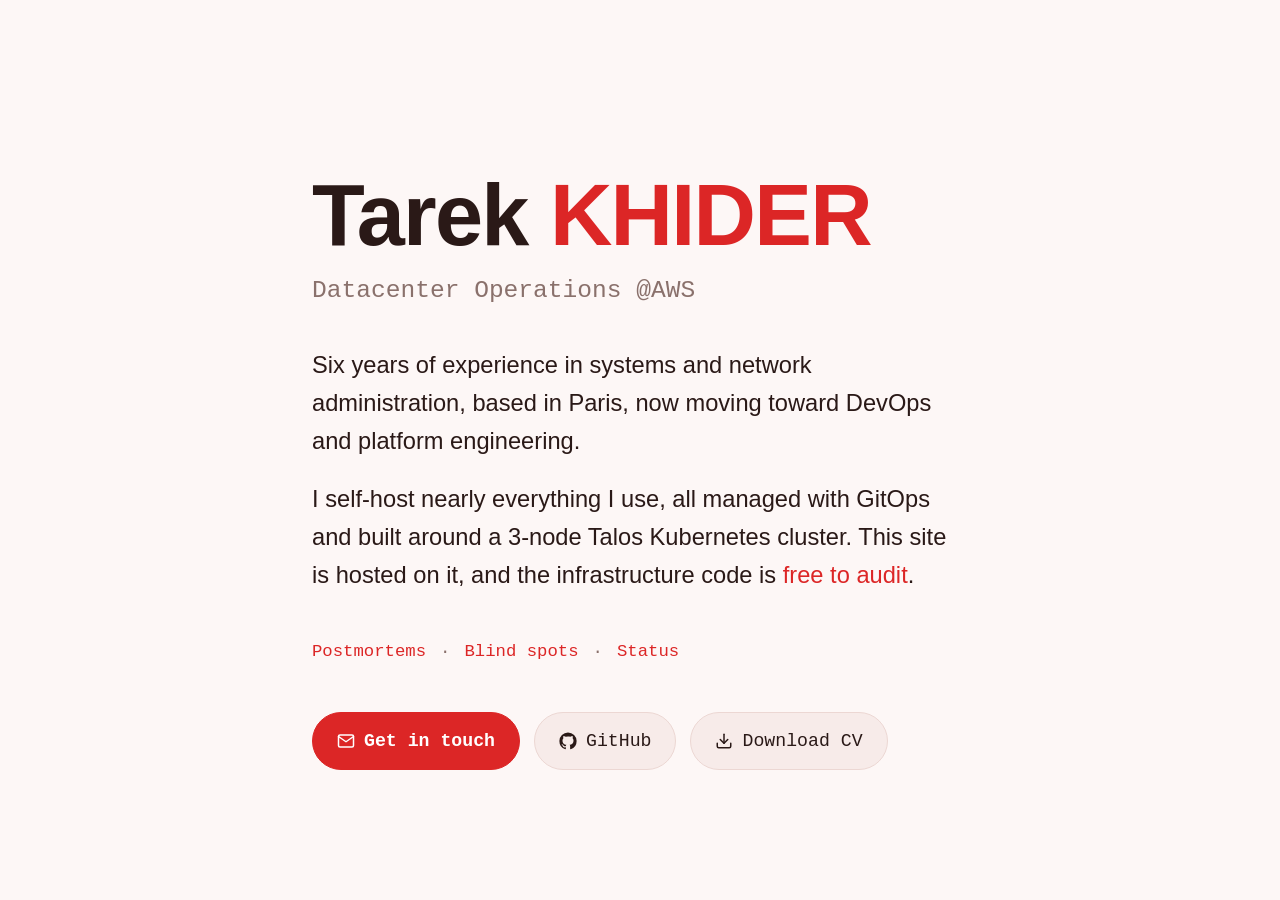
<file: index.html>
<!DOCTYPE html>
<html lang="en">
<head>
  <meta charset="UTF-8" />
  <meta name="viewport" content="width=device-width, initial-scale=1.0" />
  <title>Tarek KHIDER</title>
  <meta name="description" content="Tarek Khider, datacenter operations in Paris, currently at AWS, moving toward DevOps and platform engineering. Personal site, self-hosted on a GitOps home lab." />
  <meta name="author" content="Tarek Khider" />

  <!-- Open Graph -->
  <meta property="og:title" content="Tarek Khider | Datacenter Operations" />
  <meta property="og:description" content="Datacenter operations in Paris, currently at AWS, moving toward DevOps and platform engineering. I self-host nearly everything I use, managed with GitOps, and write up what breaks in postmortems." />
  <meta property="og:type" content="website" />

  <link rel="icon" href="data:image/svg+xml,<svg xmlns=%22http://www.w3.org/2000/svg%22 viewBox=%220 0 100 100%22><text y=%22.9em%22 font-size=%2290%22>%E2%9C%A6</text></svg>" />
  <link rel="stylesheet" href="assets/css/style.css?v=15" />
</head>
<body>
  <input type="checkbox" id="cv-toggle" class="cv-check" hidden />

  <main class="hero">
    <h1>Tarek <span class="surname">KHIDER</span></h1>
    <p class="role">Datacenter Operations @AWS</p>

    <p class="bio">Six years of experience in systems and network administration, based in Paris, now moving toward DevOps and platform engineering.</p>

    <p class="bio">I self-host nearly everything I use, all managed with GitOps and built around a 3-node
      Talos Kubernetes cluster. This site is hosted on it, and the infrastructure code is
      <a href="https://github.com/tkhider/homelab-infra" target="_blank" rel="noopener noreferrer">free to audit</a>.</p>

    <nav class="page-links" aria-label="Site pages">
      <a href="/postmortems/">Postmortems</a>
      <span class="sep" aria-hidden="true">&middot;</span>
      <a href="/blind-spots/">Blind spots</a>
      <span class="sep" aria-hidden="true">&middot;</span>
      <a href="https://stats.khider.fr" target="_blank" rel="noopener noreferrer">Status</a>
    </nav>

    <div class="actions">
      <a class="btn btn-primary" href="mailto:t.khider@outlook.fr">
        <svg class="btn-icon" viewBox="0 0 24 24" fill="none" stroke="currentColor" stroke-width="2" stroke-linecap="round" stroke-linejoin="round" aria-hidden="true">
          <rect x="2" y="4" width="20" height="16" rx="2"/>
          <path d="m22 6-10 7L2 6"/>
        </svg>
        Get in touch
      </a>
      <a class="btn btn-ghost" href="https://github.com/tkhider" target="_blank" rel="noopener noreferrer">
        <svg class="btn-icon" viewBox="0 0 24 24" fill="currentColor" aria-hidden="true">
          <path d="M12 .5A11.5 11.5 0 0 0 .5 12a11.5 11.5 0 0 0 7.86 10.92c.575.106.785-.25.785-.555 0-.274-.01-1-.015-1.965-3.196.695-3.87-1.54-3.87-1.54-.523-1.33-1.277-1.685-1.277-1.685-1.044-.713.08-.698.08-.698 1.154.08 1.76 1.185 1.76 1.185 1.026 1.758 2.693 1.25 3.35.955.103-.743.4-1.25.728-1.538-2.552-.29-5.235-1.276-5.235-5.677 0-1.254.448-2.28 1.183-3.084-.119-.29-.513-1.46.112-3.043 0 0 .965-.31 3.163 1.178a10.98 10.98 0 0 1 2.88-.388c.977.004 1.96.132 2.88.388 2.196-1.488 3.16-1.178 3.16-1.178.626 1.583.232 2.753.114 3.043.737.804 1.182 1.83 1.182 3.084 0 4.412-2.687 5.384-5.246 5.668.412.355.78 1.057.78 2.13 0 1.538-.014 2.778-.014 3.157 0 .308.207.667.79.554A11.5 11.5 0 0 0 23.5 12 11.5 11.5 0 0 0 12 .5Z"/>
        </svg>
        GitHub
      </a>
      <label for="cv-toggle" class="btn btn-ghost cv-open">
        <svg class="btn-icon" viewBox="0 0 24 24" fill="none" stroke="currentColor" stroke-width="2" stroke-linecap="round" stroke-linejoin="round" aria-hidden="true">
          <path d="M21 15v4a2 2 0 0 1-2 2H5a2 2 0 0 1-2-2v-4"/>
          <path d="m7 10 5 5 5-5"/>
          <path d="M12 15V3"/>
        </svg>
        Download CV
      </label>
    </div>
  </main>

  <div class="cv-modal">
    <label for="cv-toggle" class="cv-backdrop" aria-hidden="true"></label>
    <div class="cv-card" role="dialog" aria-label="Choose CV language">
      <p class="cv-card-title">Choose a language</p>
      <a class="cv-menu-item" href="https://cv.khider.fr/tarek-khider-cv-en.pdf" download>English</a>
      <a class="cv-menu-item" href="https://cv.khider.fr/tarek-khider-cv-fr.pdf" download>Français</a>
    </div>
  </div>

</body>
</html>
</file>
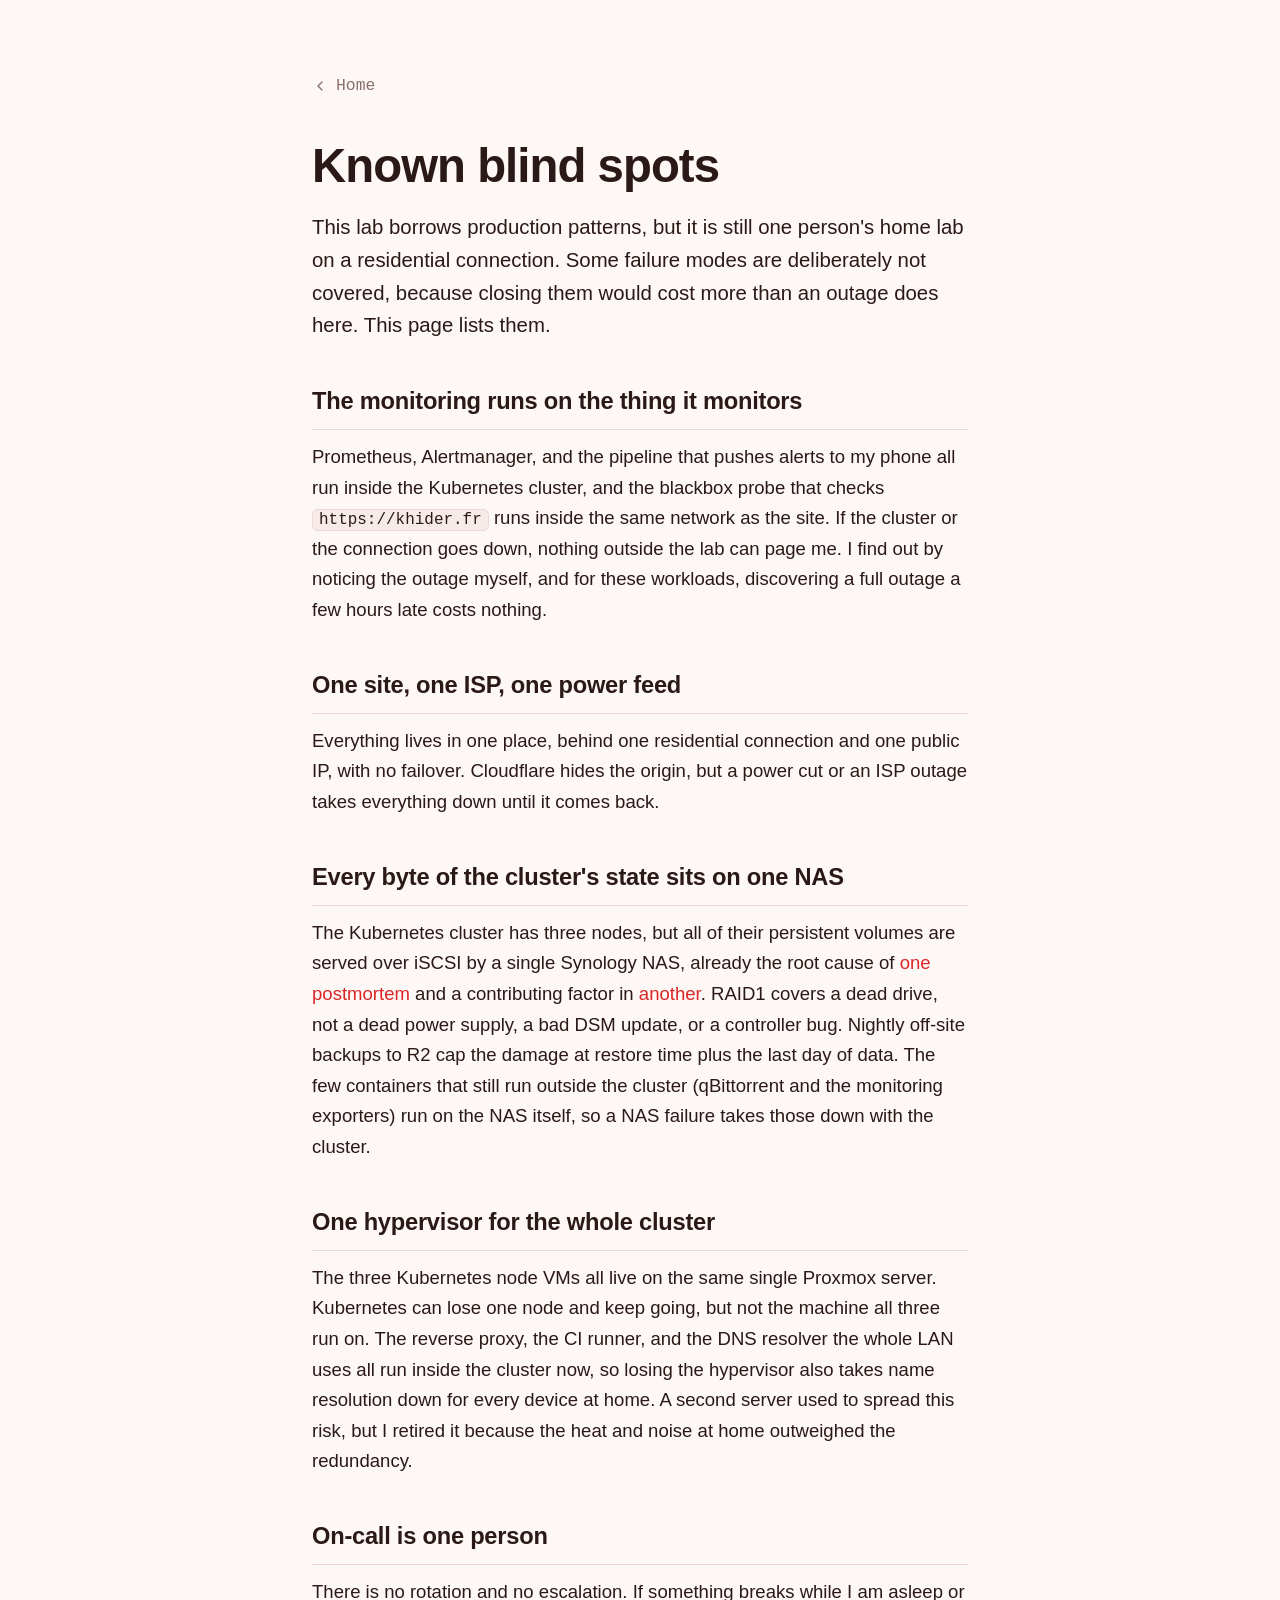
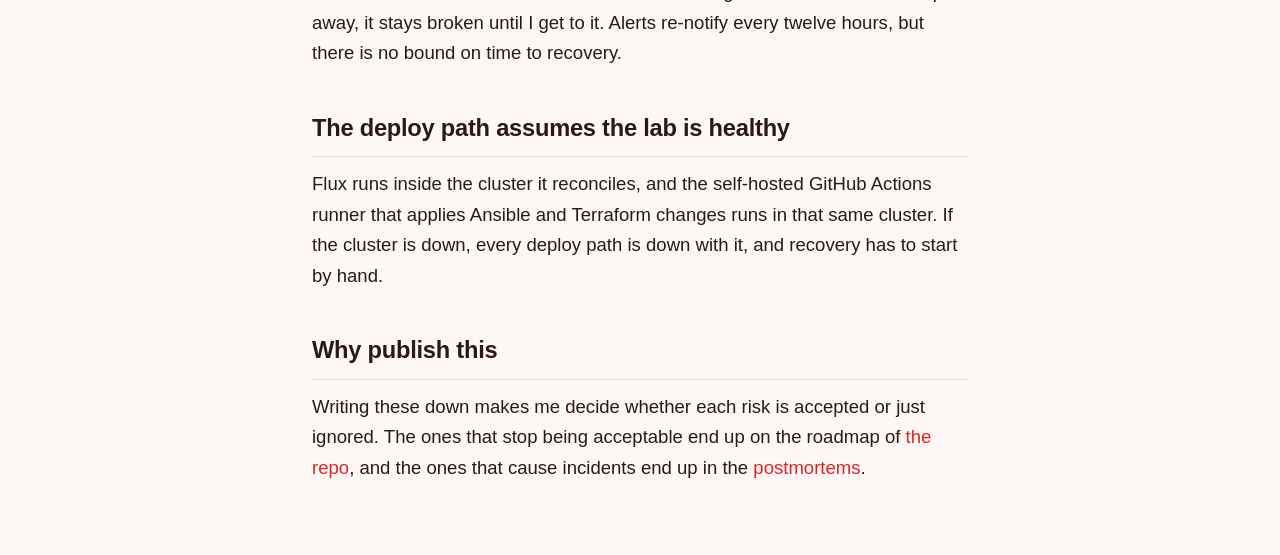
<file: blind-spots/index.html>
<!DOCTYPE html>
<html lang="en">
<head>
  <meta charset="UTF-8" />
  <meta name="viewport" content="width=device-width, initial-scale=1.0" />
  <title>Known blind spots | Tarek KHIDER</title>
  <meta name="description" content="The deliberate weaknesses of the home lab serving this site: in-cluster monitoring, a single site and ISP, one NAS holding the cluster's state, and one hypervisor running the cluster." />
  <meta name="author" content="Tarek Khider" />
  <meta property="og:title" content="Known blind spots | Tarek Khider" />
  <meta property="og:description" content="Every infrastructure has failure modes it chooses not to cover. These are mine, and why I accept them." />
  <meta property="og:type" content="website" />
  <link rel="icon" href="data:image/svg+xml,<svg xmlns=%22http://www.w3.org/2000/svg%22 viewBox=%220 0 100 100%22><text y=%22.9em%22 font-size=%2290%22>%E2%9C%A6</text></svg>" />
  <link rel="stylesheet" href="/assets/css/style.css?v=15" />
</head>
<body>
  <main class="doc">
    <nav class="topnav">
      <a class="back-link" href="/">
        <svg viewBox="0 0 24 24" fill="none" stroke="currentColor" stroke-width="2" stroke-linecap="round" stroke-linejoin="round" aria-hidden="true">
          <path d="m15 18-6-6 6-6"/>
        </svg>
        Home
      </a>
    </nav>

    <article>
      <header class="post-head">
        <h1>Known blind spots</h1>
      </header>

      <div class="prose">
        <p class="lead">
          This lab borrows production patterns, but it is still one person's home lab
          on a residential connection. Some failure modes are deliberately not
          covered, because closing them would cost more than an outage does here.
          This page lists them.
        </p>

        <h2>The monitoring runs on the thing it monitors</h2>
        <p>
          Prometheus, Alertmanager, and the pipeline that pushes alerts to my phone
          all run inside the Kubernetes cluster, and the blackbox probe that checks
          <code>https://khider.fr</code> runs inside the same network as the site.
          If the cluster or the connection goes down, nothing outside the lab can
          page me. I find out by noticing the outage myself, and for these
          workloads, discovering a full outage a few hours late costs nothing.
        </p>

        <h2>One site, one ISP, one power feed</h2>
        <p>
          Everything lives in one place, behind one residential connection and one
          public IP, with no failover. Cloudflare hides the origin, but a power cut
          or an ISP outage takes everything down until it comes back.
        </p>

        <h2>Every byte of the cluster's state sits on one NAS</h2>
        <p>
          The Kubernetes cluster has three nodes, but all of their persistent volumes
          are served over iSCSI by a single Synology NAS, already the root cause of
          <a href="/postmortems/nvme-iscsi-corruption/">one postmortem</a> and a
          contributing factor in <a href="/postmortems/poe-port-frame-corruption/">another</a>.
          RAID1 covers a dead drive, not a dead power supply, a bad DSM update, or a
          controller bug. Nightly off-site backups to R2 cap the damage at restore
          time plus the last day of data. The few containers that still run outside
          the cluster (qBittorrent and the monitoring exporters) run on the NAS
          itself, so a NAS failure takes those down with the cluster.
        </p>

        <h2>One hypervisor for the whole cluster</h2>
        <p>
          The three Kubernetes node VMs all live on the same single Proxmox server.
          Kubernetes can lose one node and keep going, but not the machine all
          three run on. The reverse proxy, the CI runner, and the DNS resolver the
          whole LAN uses all run inside the cluster now, so losing the hypervisor
          also takes name resolution down for every device at home. A second server
          used to spread this risk, but I retired it because the heat and noise at
          home outweighed the redundancy.
        </p>

        <h2>On-call is one person</h2>
        <p>
          There is no rotation and no escalation. If something breaks while I am
          asleep or away, it stays broken until I get to it. Alerts re-notify every
          twelve hours, but there is no bound on time to recovery.
        </p>

        <h2>The deploy path assumes the lab is healthy</h2>
        <p>
          Flux runs inside the cluster it reconciles, and the self-hosted GitHub
          Actions runner that applies Ansible and Terraform changes runs in that
          same cluster. If the cluster is down, every deploy path is down with it,
          and recovery has to start by hand.
        </p>

        <h2>Why publish this</h2>
        <p>
          Writing these down makes me decide whether each risk is accepted or just
          ignored. The ones that stop being acceptable end up on the roadmap of
          <a href="https://github.com/tkhider/homelab-infra" target="_blank" rel="noopener noreferrer">the repo</a>,
          and the ones that cause incidents end up in the
          <a href="/postmortems/">postmortems</a>.
        </p>
      </div>
    </article>
  </main>
</body>
</html>
</file>
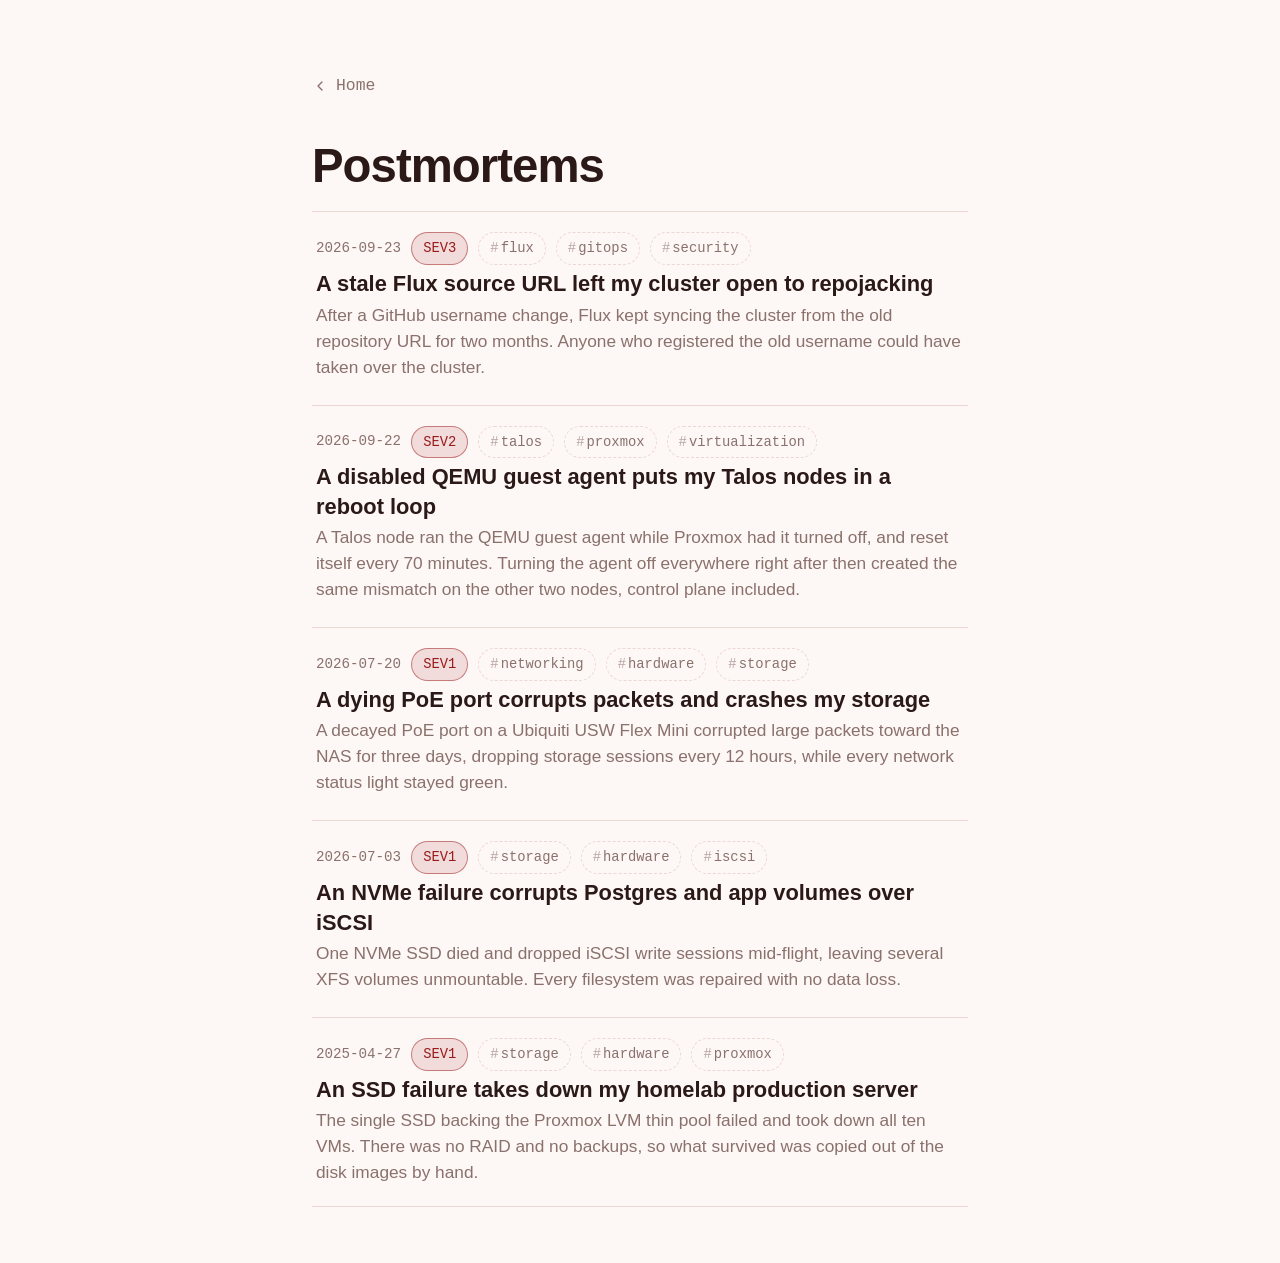
<file: postmortems/index.html>
<!DOCTYPE html>
<html lang="en">
<head>
  <meta charset="UTF-8" />
  <meta name="viewport" content="width=device-width, initial-scale=1.0" />
  <title>Postmortems | Tarek KHIDER</title>
  <meta name="description" content="Postmortems from running a self-hosted GitOps home lab." />
  <meta name="author" content="Tarek Khider" />
  <meta property="og:title" content="Postmortems | Tarek Khider" />
  <meta property="og:description" content="Postmortems from running a self-hosted GitOps home lab." />
  <meta property="og:type" content="website" />
  <link rel="icon" href="data:image/svg+xml,<svg xmlns=%22http://www.w3.org/2000/svg%22 viewBox=%220 0 100 100%22><text y=%22.9em%22 font-size=%2290%22>%E2%9C%A6</text></svg>" />
  <link rel="stylesheet" href="/assets/css/style.css?v=15" />
</head>
<body>
  <main class="doc">
    <nav class="topnav">
      <a class="back-link" href="/">
        <svg viewBox="0 0 24 24" fill="none" stroke="currentColor" stroke-width="2" stroke-linecap="round" stroke-linejoin="round" aria-hidden="true">
          <path d="m15 18-6-6 6-6"/>
        </svg>
        Home
      </a>
    </nav>

    <div class="post-head">
      <h1>Postmortems</h1>
    </div>

    <ul class="post-list">
      <li>
        <a class="post-item" href="/postmortems/flux-source-repojacking/">
          <span class="post-meta">
            <span class="post-date">2026-09-23</span>
            <span class="chip sev">SEV3</span>
            <span class="chip tag">flux</span>
            <span class="chip tag">gitops</span>
            <span class="chip tag">security</span>
          </span>
          <span class="post-title">A stale Flux source URL left my cluster open to repojacking</span>
          <span class="post-summary">After a GitHub username change, Flux kept syncing the cluster from the old repository URL for two months. Anyone who registered the old username could have taken over the cluster.</span>
        </a>
      </li>
      <li>
        <a class="post-item" href="/postmortems/qemu-guest-agent-reset-loop/">
          <span class="post-meta">
            <span class="post-date">2026-09-22</span>
            <span class="chip sev">SEV2</span>
            <span class="chip tag">talos</span>
            <span class="chip tag">proxmox</span>
            <span class="chip tag">virtualization</span>
          </span>
          <span class="post-title">A disabled QEMU guest agent puts my Talos nodes in a reboot loop</span>
          <span class="post-summary">A Talos node ran the QEMU guest agent while Proxmox had it turned off, and reset itself every 70 minutes. Turning the agent off everywhere right after then created the same mismatch on the other two nodes, control plane included.</span>
        </a>
      </li>
      <li>
        <a class="post-item" href="/postmortems/poe-port-frame-corruption/">
          <span class="post-meta">
            <span class="post-date">2026-07-20</span>
            <span class="chip sev">SEV1</span>
            <span class="chip tag">networking</span>
            <span class="chip tag">hardware</span>
            <span class="chip tag">storage</span>
          </span>
          <span class="post-title">A dying PoE port corrupts packets and crashes my storage</span>
          <span class="post-summary">A decayed PoE port on a Ubiquiti USW Flex Mini corrupted large packets toward the NAS for three days, dropping storage sessions every 12 hours, while every network status light stayed green.</span>
        </a>
      </li>
      <li>
        <a class="post-item" href="/postmortems/nvme-iscsi-corruption/">
          <span class="post-meta">
            <span class="post-date">2026-07-03</span>
            <span class="chip sev">SEV1</span>
            <span class="chip tag">storage</span>
            <span class="chip tag">hardware</span>
            <span class="chip tag">iscsi</span>
          </span>
          <span class="post-title">An NVMe failure corrupts Postgres and app volumes over iSCSI</span>
          <span class="post-summary">One NVMe SSD died and dropped iSCSI write sessions mid-flight, leaving several XFS volumes unmountable. Every filesystem was repaired with no data loss.</span>
        </a>
      </li>
      <li>
        <a class="post-item" href="/postmortems/ssd-thin-pool-collapse/">
          <span class="post-meta">
            <span class="post-date">2025-04-27</span>
            <span class="chip sev">SEV1</span>
            <span class="chip tag">storage</span>
            <span class="chip tag">hardware</span>
            <span class="chip tag">proxmox</span>
          </span>
          <span class="post-title">An SSD failure takes down my homelab production server</span>
          <span class="post-summary">The single SSD backing the Proxmox LVM thin pool failed and took down all ten VMs. There was no RAID and no backups, so what survived was copied out of the disk images by hand.</span>
        </a>
      </li>
    </ul>
  </main>
</body>
</html>
</file>
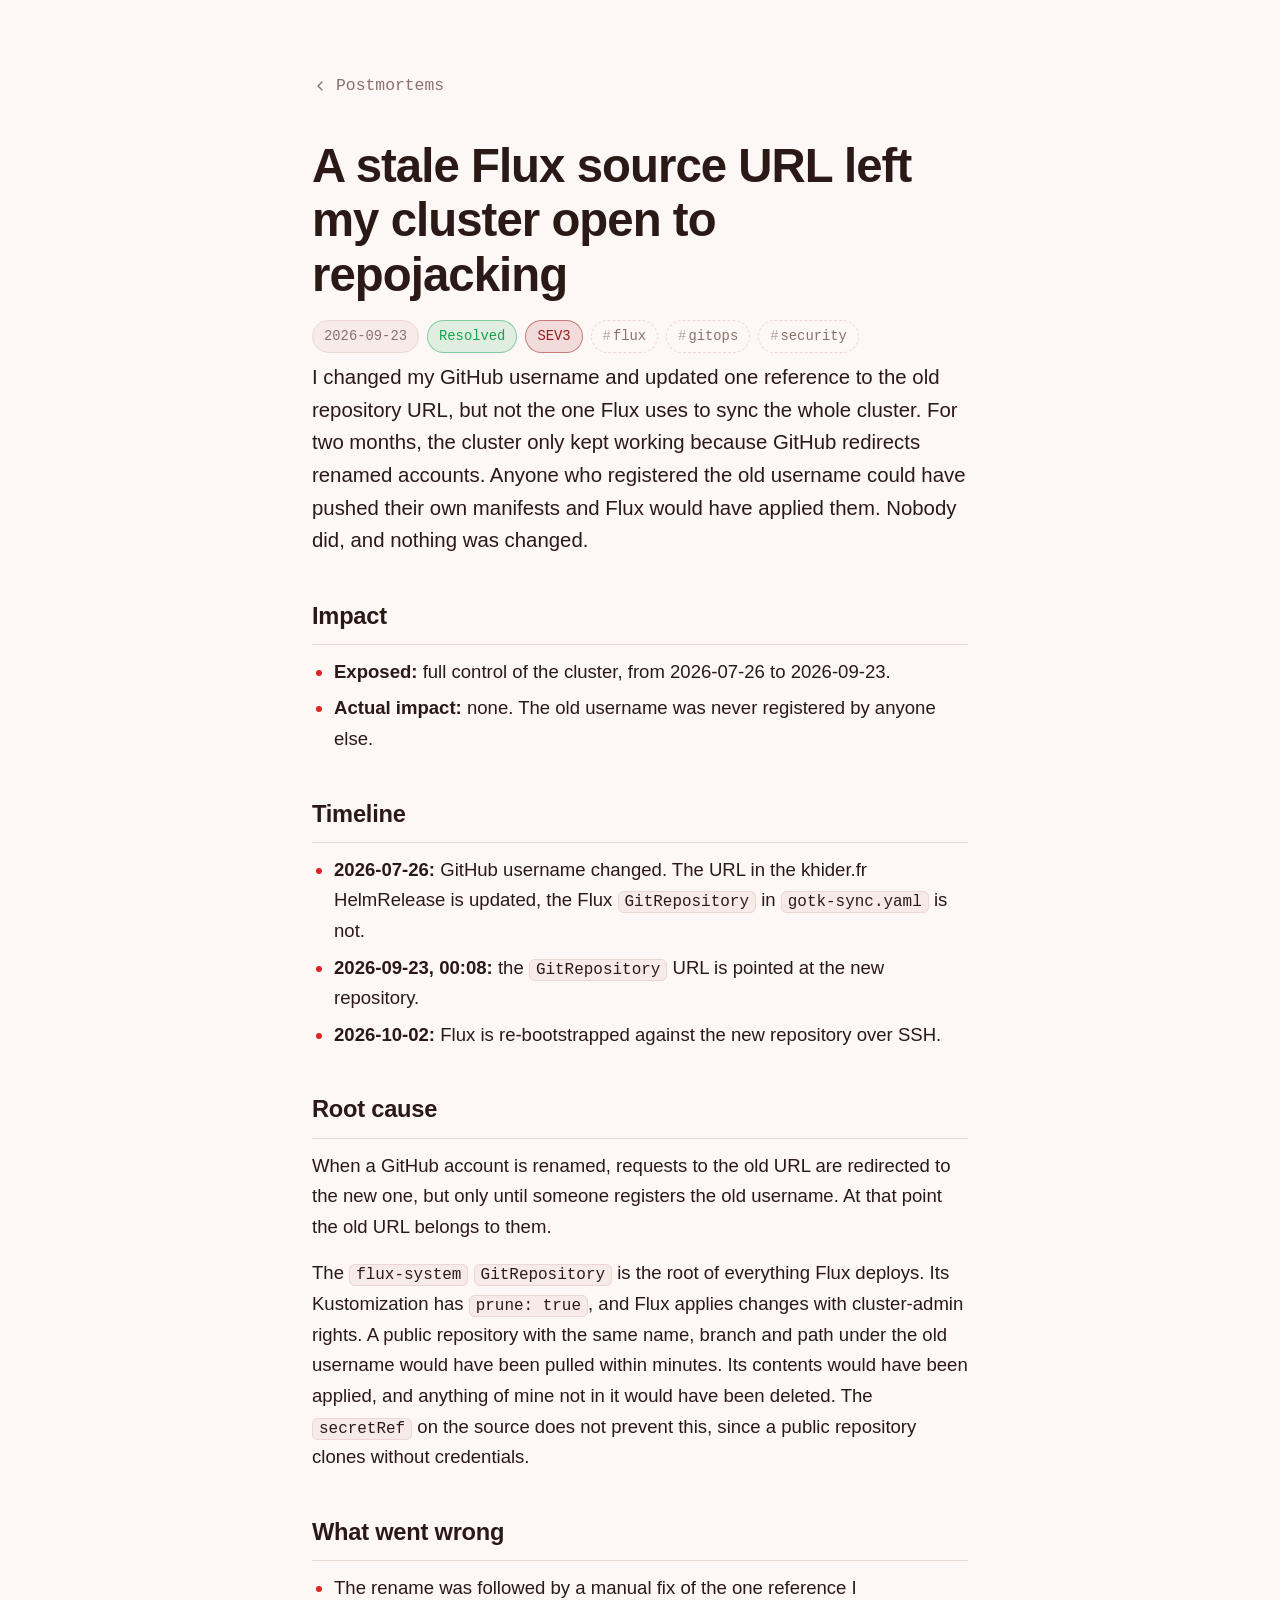
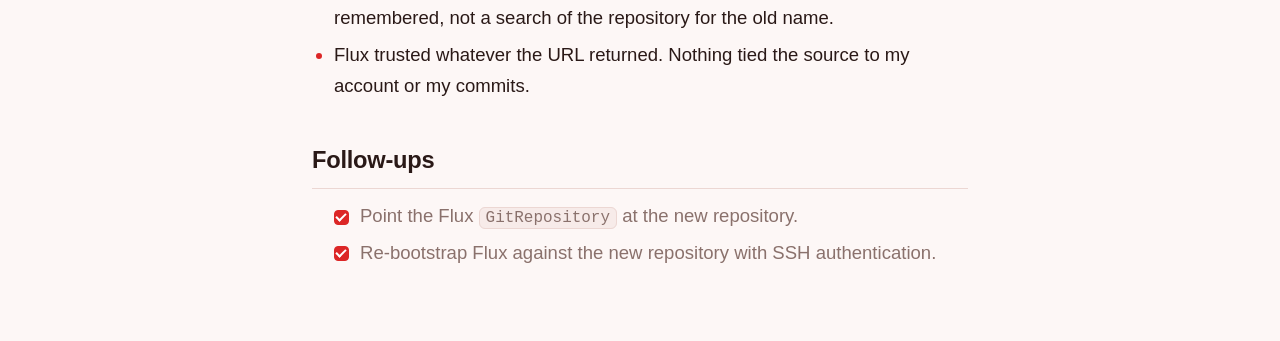
<file: postmortems/flux-source-repojacking/index.html>
<!DOCTYPE html>
<html lang="en">
<head>
  <meta charset="UTF-8" />
  <meta name="viewport" content="width=device-width, initial-scale=1.0" />
  <title>A stale Flux source URL left my cluster open to repojacking | Tarek KHIDER</title>
  <meta name="description" content="Postmortem: after a GitHub username change, Flux kept syncing the whole cluster from the old repository URL for two months. Anyone who registered the old username could have taken over the cluster." />
  <meta name="author" content="Tarek Khider" />
  <meta property="og:title" content="A stale Flux source URL left my cluster open to repojacking" />
  <meta property="og:description" content="A blameless postmortem from my self-hosted Kubernetes home lab." />
  <meta property="og:type" content="article" />
  <link rel="icon" href="data:image/svg+xml,<svg xmlns=%22http://www.w3.org/2000/svg%22 viewBox=%220 0 100 100%22><text y=%22.9em%22 font-size=%2290%22>%E2%9C%A6</text></svg>" />
  <link rel="stylesheet" href="/assets/css/style.css?v=15" />
</head>
<body>
  <main class="doc">
    <nav class="topnav">
      <a class="back-link" href="/postmortems/">
        <svg viewBox="0 0 24 24" fill="none" stroke="currentColor" stroke-width="2" stroke-linecap="round" stroke-linejoin="round" aria-hidden="true">
          <path d="m15 18-6-6 6-6"/>
        </svg>
        Postmortems
      </a>
    </nav>

    <article>
      <header class="post-head">
        <h1>A stale Flux source URL left my cluster open to repojacking</h1>
        <div class="meta-row">
          <span class="chip">2026-09-23</span>
          <span class="chip resolved">Resolved</span>
          <span class="chip sev">SEV3</span>
          <span class="chip tag">flux</span>
          <span class="chip tag">gitops</span>
          <span class="chip tag">security</span>
        </div>
      </header>

      <div class="prose">
        <p class="lead">
          I changed my GitHub username and updated one reference to the old
          repository URL, but not the one Flux uses to sync the whole cluster.
          For two months, the cluster only kept working because GitHub redirects
          renamed accounts. Anyone who registered the old username could have
          pushed their own manifests and Flux would have applied them. Nobody
          did, and nothing was changed.
        </p>

        <h2>Impact</h2>
        <ul>
          <li><strong>Exposed:</strong> full control of the cluster, from 2026-07-26 to 2026-09-23.</li>
          <li><strong>Actual impact:</strong> none. The old username was never registered by anyone else.</li>
        </ul>

        <h2>Timeline</h2>
        <ul>
          <li><strong>2026-07-26:</strong> GitHub username changed. The URL in the khider.fr HelmRelease is updated, the Flux <code>GitRepository</code> in <code>gotk-sync.yaml</code> is not.</li>
          <li><strong>2026-09-23, 00:08:</strong> the <code>GitRepository</code> URL is pointed at the new repository.</li>
          <li><strong>2026-10-02:</strong> Flux is re-bootstrapped against the new repository over SSH.</li>
        </ul>

        <h2>Root cause</h2>
        <p>
          When a GitHub account is renamed, requests to the old URL are
          redirected to the new one, but only until someone registers the old
          username. At that point the old URL belongs to them.
        </p>
        <p>
          The <code>flux-system</code> <code>GitRepository</code> is the root of
          everything Flux deploys. Its Kustomization has <code>prune: true</code>,
          and Flux applies changes with cluster-admin rights. A public repository
          with the same name, branch and path under the old username would have
          been pulled within minutes. Its contents would have been applied, and
          anything of mine not in it would have been deleted. The
          <code>secretRef</code> on the source does not prevent this, since a
          public repository clones without credentials.
        </p>

        <h2>What went wrong</h2>
        <ul>
          <li>The rename was followed by a manual fix of the one reference I remembered, not a search of the repository for the old name.</li>
          <li>Flux trusted whatever the URL returned. Nothing tied the source to my account or my commits.</li>
        </ul>

        <h2>Follow-ups</h2>
        <ul class="task-list">
          <li class="done">Point the Flux <code>GitRepository</code> at the new repository.</li>
          <li class="done">Re-bootstrap Flux against the new repository with SSH authentication.</li>
        </ul>
      </div>
    </article>
  </main>
</body>
</html>
</file>
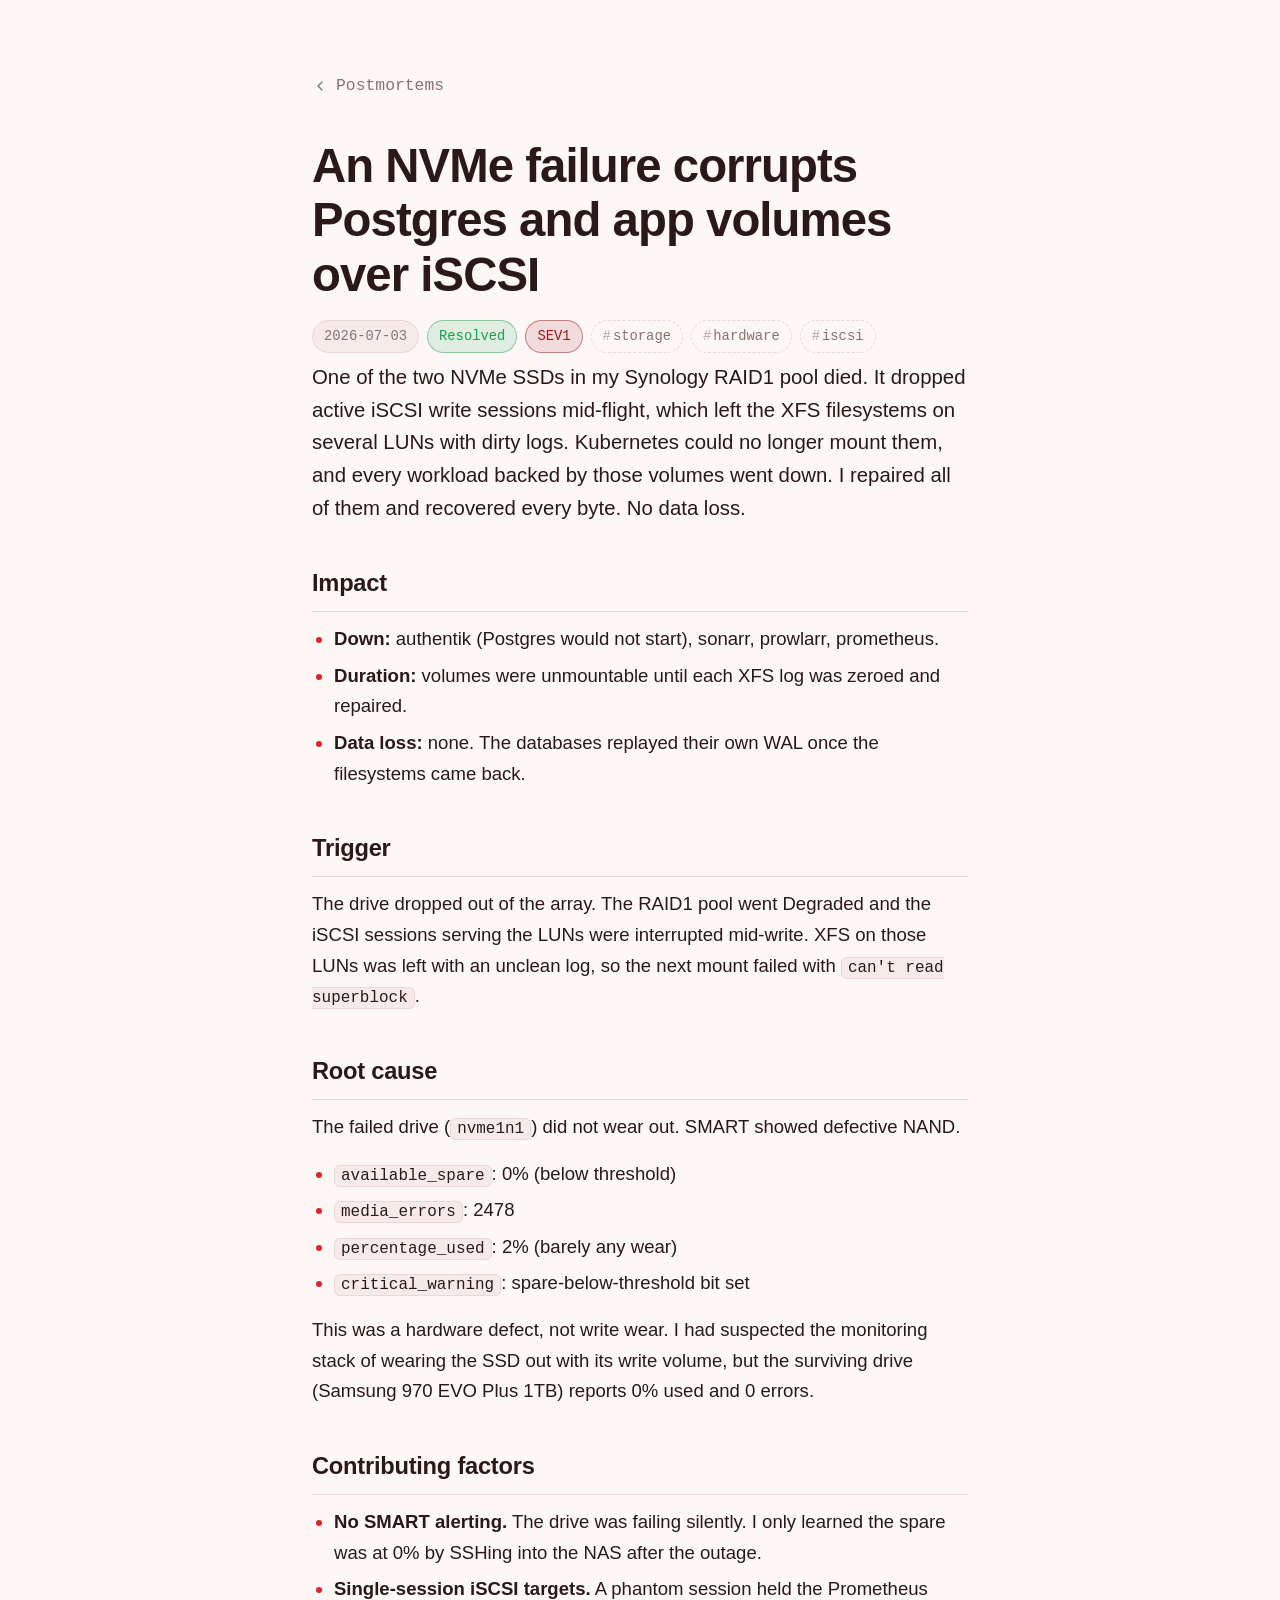
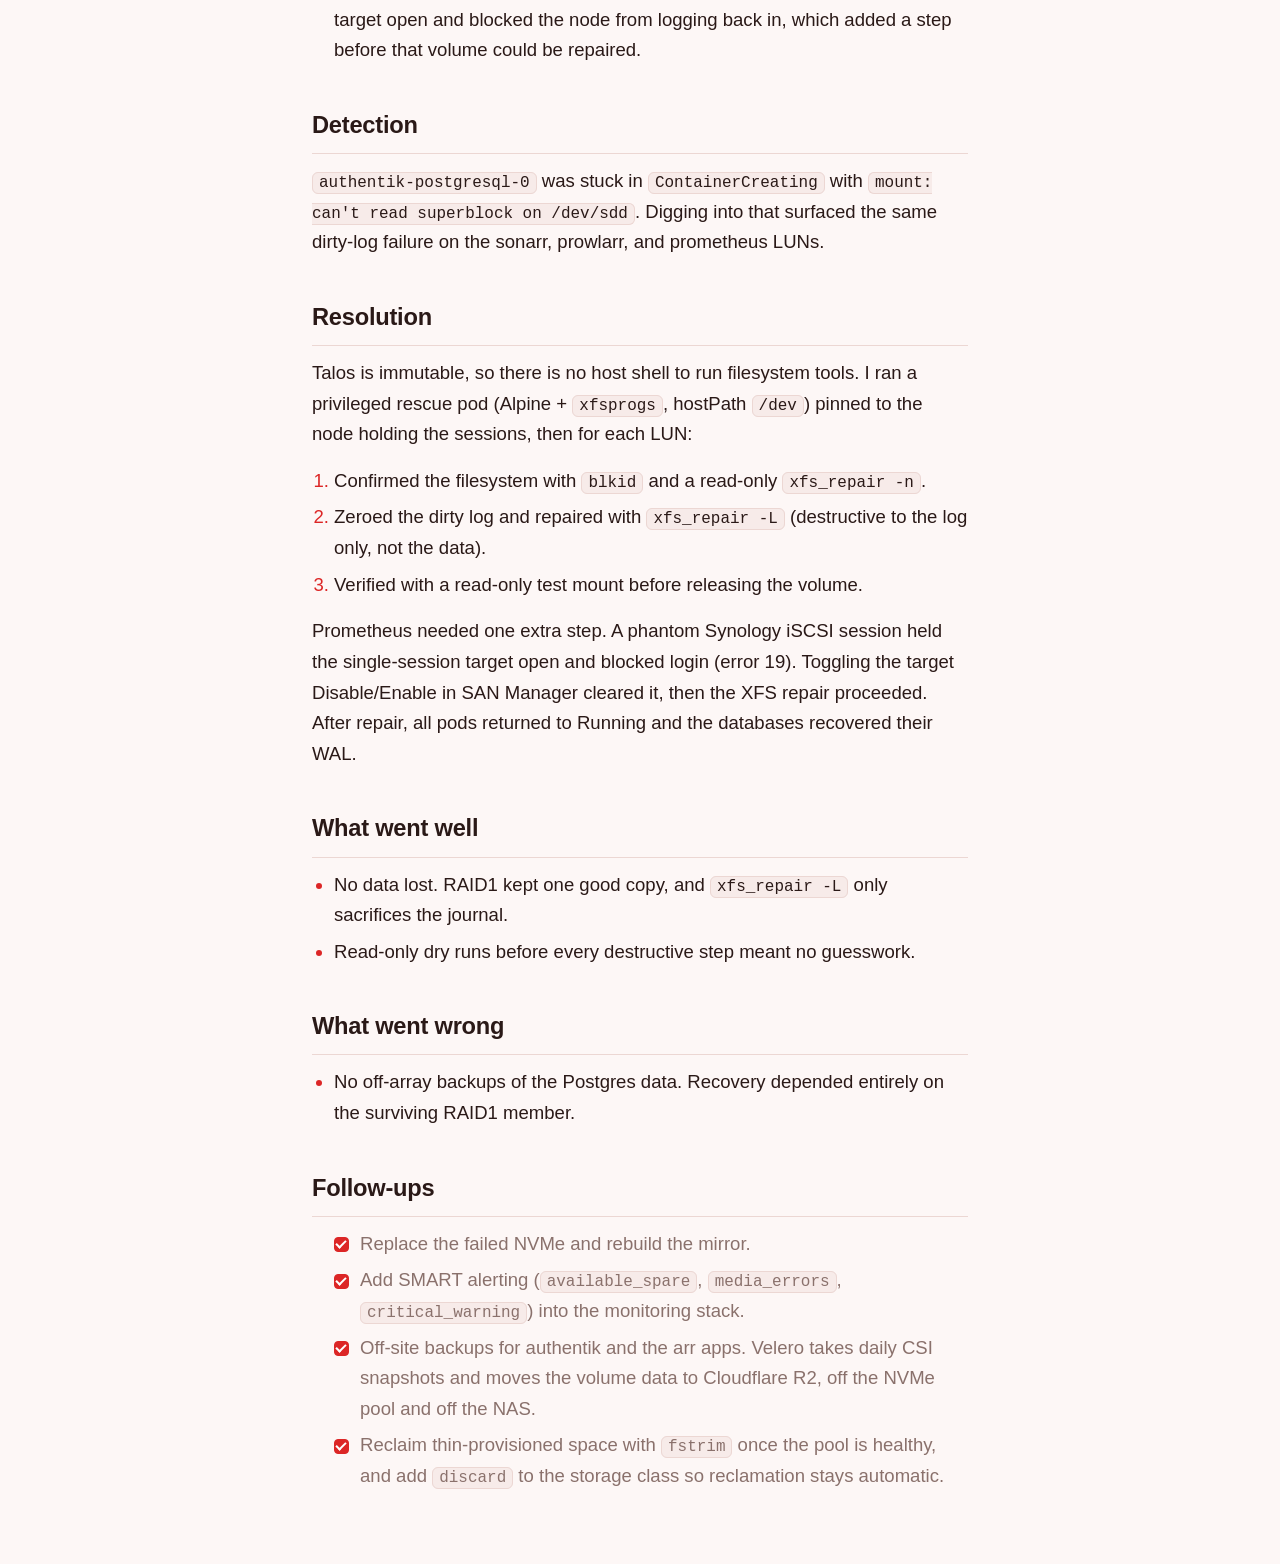
<file: postmortems/nvme-iscsi-corruption/index.html>
<!DOCTYPE html>
<html lang="en">
<head>
  <meta charset="UTF-8" />
  <meta name="viewport" content="width=device-width, initial-scale=1.0" />
  <title>NVMe failure corrupts Postgres over iSCSI | Tarek KHIDER</title>
  <meta name="description" content="Postmortem: one NVMe SSD dies, drops iSCSI write sessions mid-flight, and leaves several XFS filesystems with dirty logs. How I recovered every volume with no data loss." />
  <meta name="author" content="Tarek Khider" />
  <meta property="og:title" content="An NVMe failure corrupts Postgres and app volumes over iSCSI" />
  <meta property="og:description" content="A blameless postmortem from my self-hosted Kubernetes home lab." />
  <meta property="og:type" content="article" />
  <link rel="icon" href="data:image/svg+xml,<svg xmlns=%22http://www.w3.org/2000/svg%22 viewBox=%220 0 100 100%22><text y=%22.9em%22 font-size=%2290%22>%E2%9C%A6</text></svg>" />
  <link rel="stylesheet" href="/assets/css/style.css?v=15" />
</head>
<body>
  <main class="doc">
    <nav class="topnav">
      <a class="back-link" href="/postmortems/">
        <svg viewBox="0 0 24 24" fill="none" stroke="currentColor" stroke-width="2" stroke-linecap="round" stroke-linejoin="round" aria-hidden="true">
          <path d="m15 18-6-6 6-6"/>
        </svg>
        Postmortems
      </a>
    </nav>

    <article>
      <header class="post-head">
        <h1>An NVMe failure corrupts Postgres and app volumes over iSCSI</h1>
        <div class="meta-row">
          <span class="chip">2026-07-03</span>
          <span class="chip resolved">Resolved</span>
          <span class="chip sev">SEV1</span>
          <span class="chip tag">storage</span>
          <span class="chip tag">hardware</span>
          <span class="chip tag">iscsi</span>
        </div>
      </header>

      <div class="prose">
        <p class="lead">
          One of the two NVMe SSDs in my Synology RAID1 pool died. It dropped active
          iSCSI write sessions mid-flight, which left the XFS filesystems on several
          LUNs with dirty logs. Kubernetes could no longer mount them, and every
          workload backed by those volumes went down. I repaired all of them and
          recovered every byte. No data loss.
        </p>

        <h2>Impact</h2>
        <ul>
          <li><strong>Down:</strong> authentik (Postgres would not start), sonarr, prowlarr, prometheus.</li>
          <li><strong>Duration:</strong> volumes were unmountable until each XFS log was zeroed and repaired.</li>
          <li><strong>Data loss:</strong> none. The databases replayed their own WAL once the filesystems came back.</li>
        </ul>

        <h2>Trigger</h2>
        <p>
          The drive dropped out of the array. The RAID1 pool went Degraded and the
          iSCSI sessions serving the LUNs were interrupted mid-write. XFS on those
          LUNs was left with an unclean log, so the next mount failed with
          <code>can't read superblock</code>.
        </p>

        <h2>Root cause</h2>
        <p>The failed drive (<code>nvme1n1</code>) did not wear out. SMART showed defective NAND.</p>
        <ul>
          <li><code>available_spare</code>: 0% (below threshold)</li>
          <li><code>media_errors</code>: 2478</li>
          <li><code>percentage_used</code>: 2% (barely any wear)</li>
          <li><code>critical_warning</code>: spare-below-threshold bit set</li>
        </ul>
        <p>
          This was a hardware defect, not write wear. I had suspected the monitoring
          stack of wearing the SSD out with its write volume, but the surviving drive
          (Samsung 970 EVO Plus 1TB) reports 0% used and 0 errors.
        </p>

        <h2>Contributing factors</h2>
        <ul>
          <li><strong>No SMART alerting.</strong> The drive was failing silently. I only learned the spare was at 0% by SSHing into the NAS after the outage.</li>
          <li><strong>Single-session iSCSI targets.</strong> A phantom session held the Prometheus target open and blocked the node from logging back in, which added a step before that volume could be repaired.</li>
        </ul>

        <h2>Detection</h2>
        <p>
          <code>authentik-postgresql-0</code> was stuck in <code>ContainerCreating</code>
          with <code>mount: can't read superblock on /dev/sdd</code>. Digging into that
          surfaced the same dirty-log failure on the sonarr, prowlarr, and prometheus
          LUNs.
        </p>

        <h2>Resolution</h2>
        <p>
          Talos is immutable, so there is no host shell to run filesystem tools. I ran a
          privileged rescue pod (Alpine + <code>xfsprogs</code>, hostPath <code>/dev</code>)
          pinned to the node holding the sessions, then for each LUN:
        </p>
        <ol>
          <li>Confirmed the filesystem with <code>blkid</code> and a read-only <code>xfs_repair -n</code>.</li>
          <li>Zeroed the dirty log and repaired with <code>xfs_repair -L</code> (destructive to the log only, not the data).</li>
          <li>Verified with a read-only test mount before releasing the volume.</li>
        </ol>
        <p>
          Prometheus needed one extra step. A phantom Synology iSCSI session held the
          single-session target open and blocked login (error 19). Toggling the target
          Disable/Enable in SAN Manager cleared it, then the XFS repair proceeded. After
          repair, all pods returned to Running and the databases recovered their WAL.
        </p>

        <h2>What went well</h2>
        <ul>
          <li>No data lost. RAID1 kept one good copy, and <code>xfs_repair -L</code> only sacrifices the journal.</li>
          <li>Read-only dry runs before every destructive step meant no guesswork.</li>
        </ul>

        <h2>What went wrong</h2>
        <ul>
          <li>No off-array backups of the Postgres data. Recovery depended entirely on the surviving RAID1 member.</li>        </ul>

        <h2>Follow-ups</h2>
        <ul class="task-list">
          <li class="done">Replace the failed NVMe and rebuild the mirror.</li>
          <li class="done">Add SMART alerting (<code>available_spare</code>, <code>media_errors</code>, <code>critical_warning</code>) into the monitoring stack.</li>
          <li class="done">Off-site backups for authentik and the arr apps. Velero takes daily CSI snapshots and moves the volume data to Cloudflare R2, off the NVMe pool and off the NAS.</li>
          <li class="done">Reclaim thin-provisioned space with <code>fstrim</code> once the pool is healthy, and add <code>discard</code> to the storage class so reclamation stays automatic.</li>
        </ul>
      </div>
    </article>
  </main>
</body>
</html>
</file>
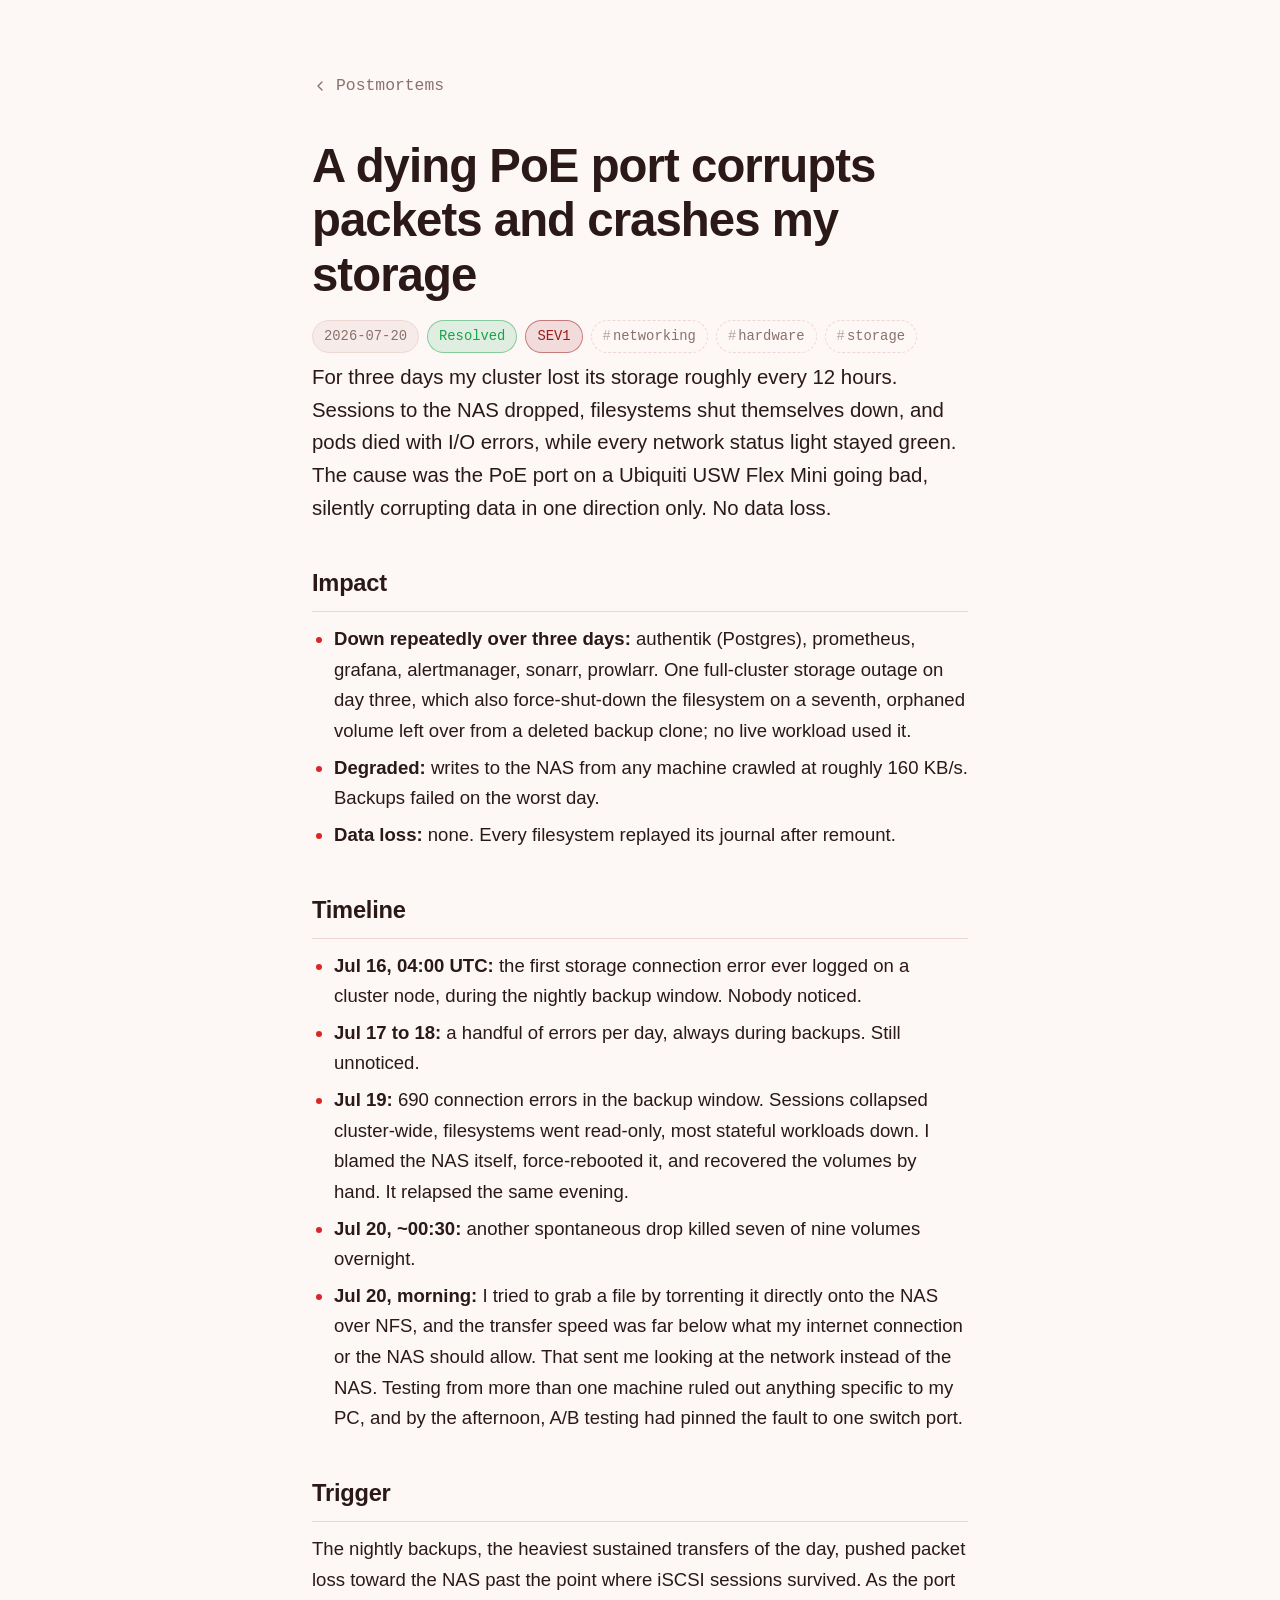
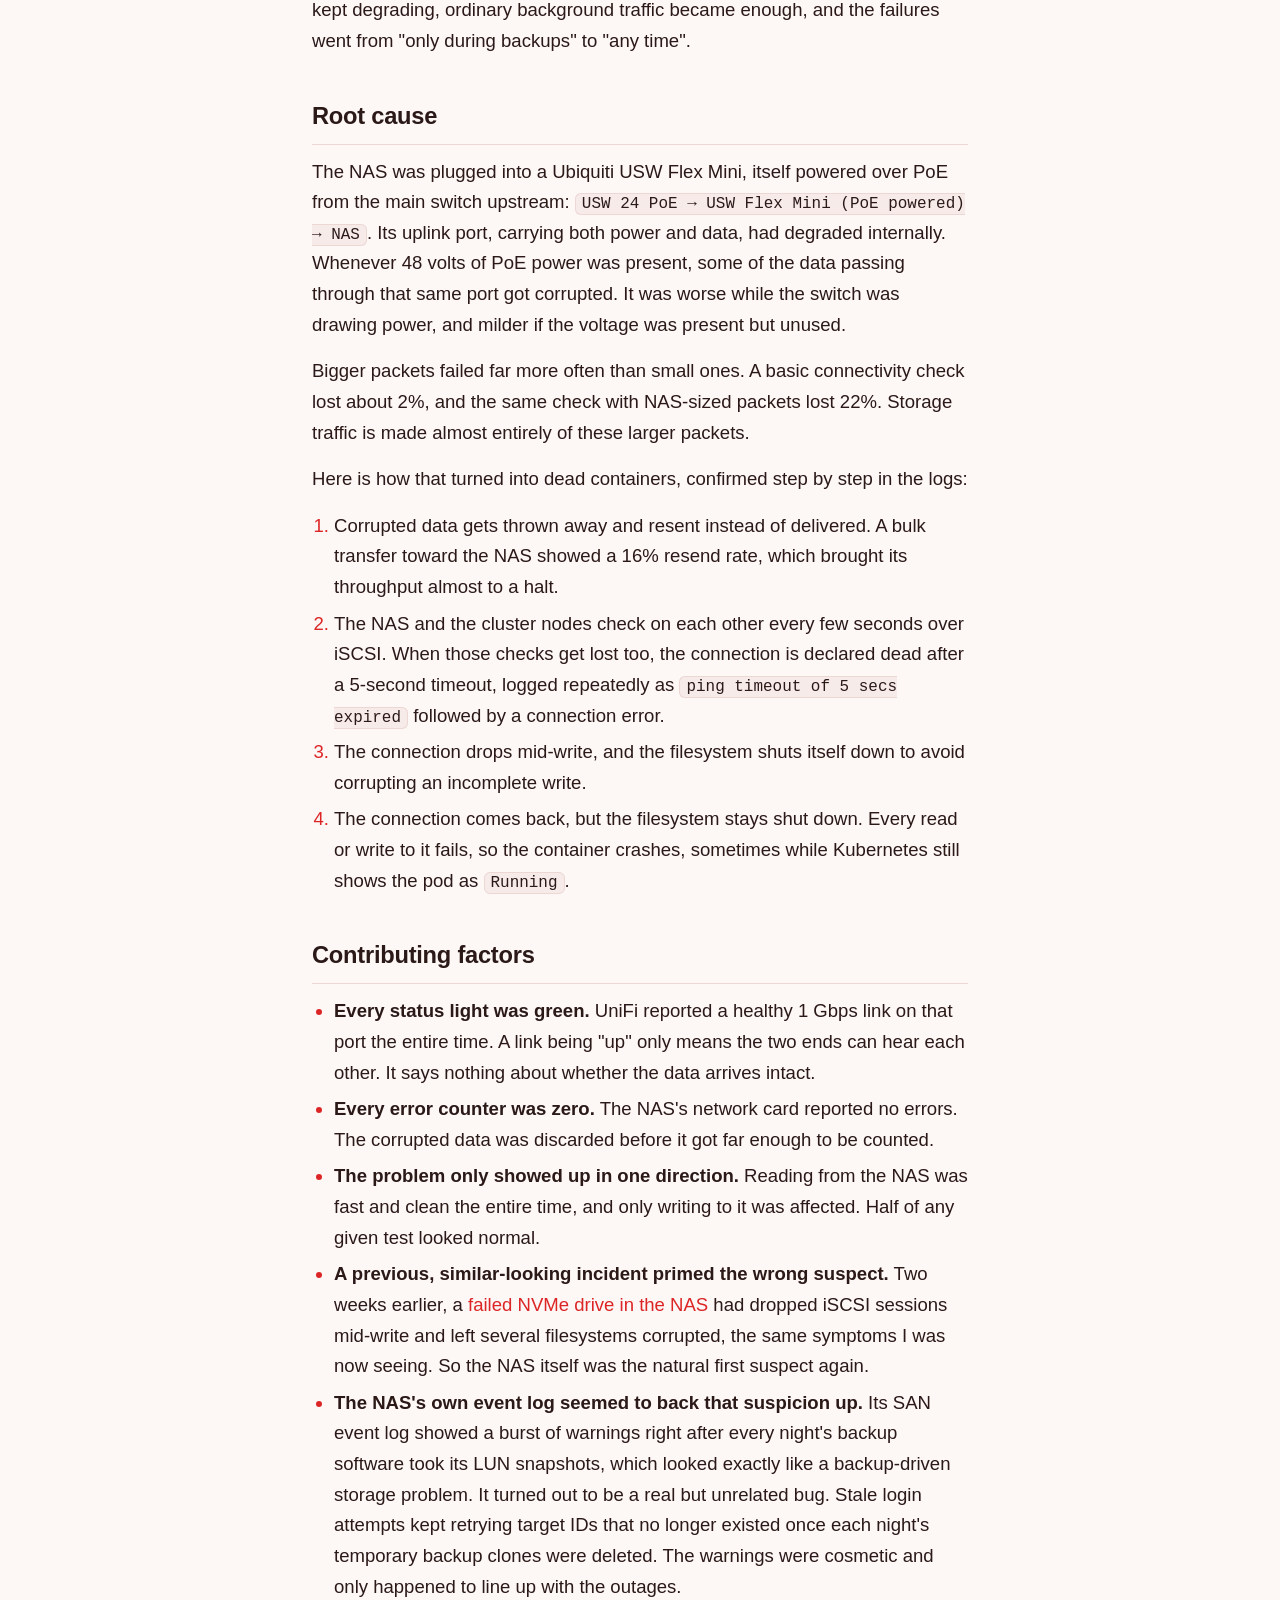
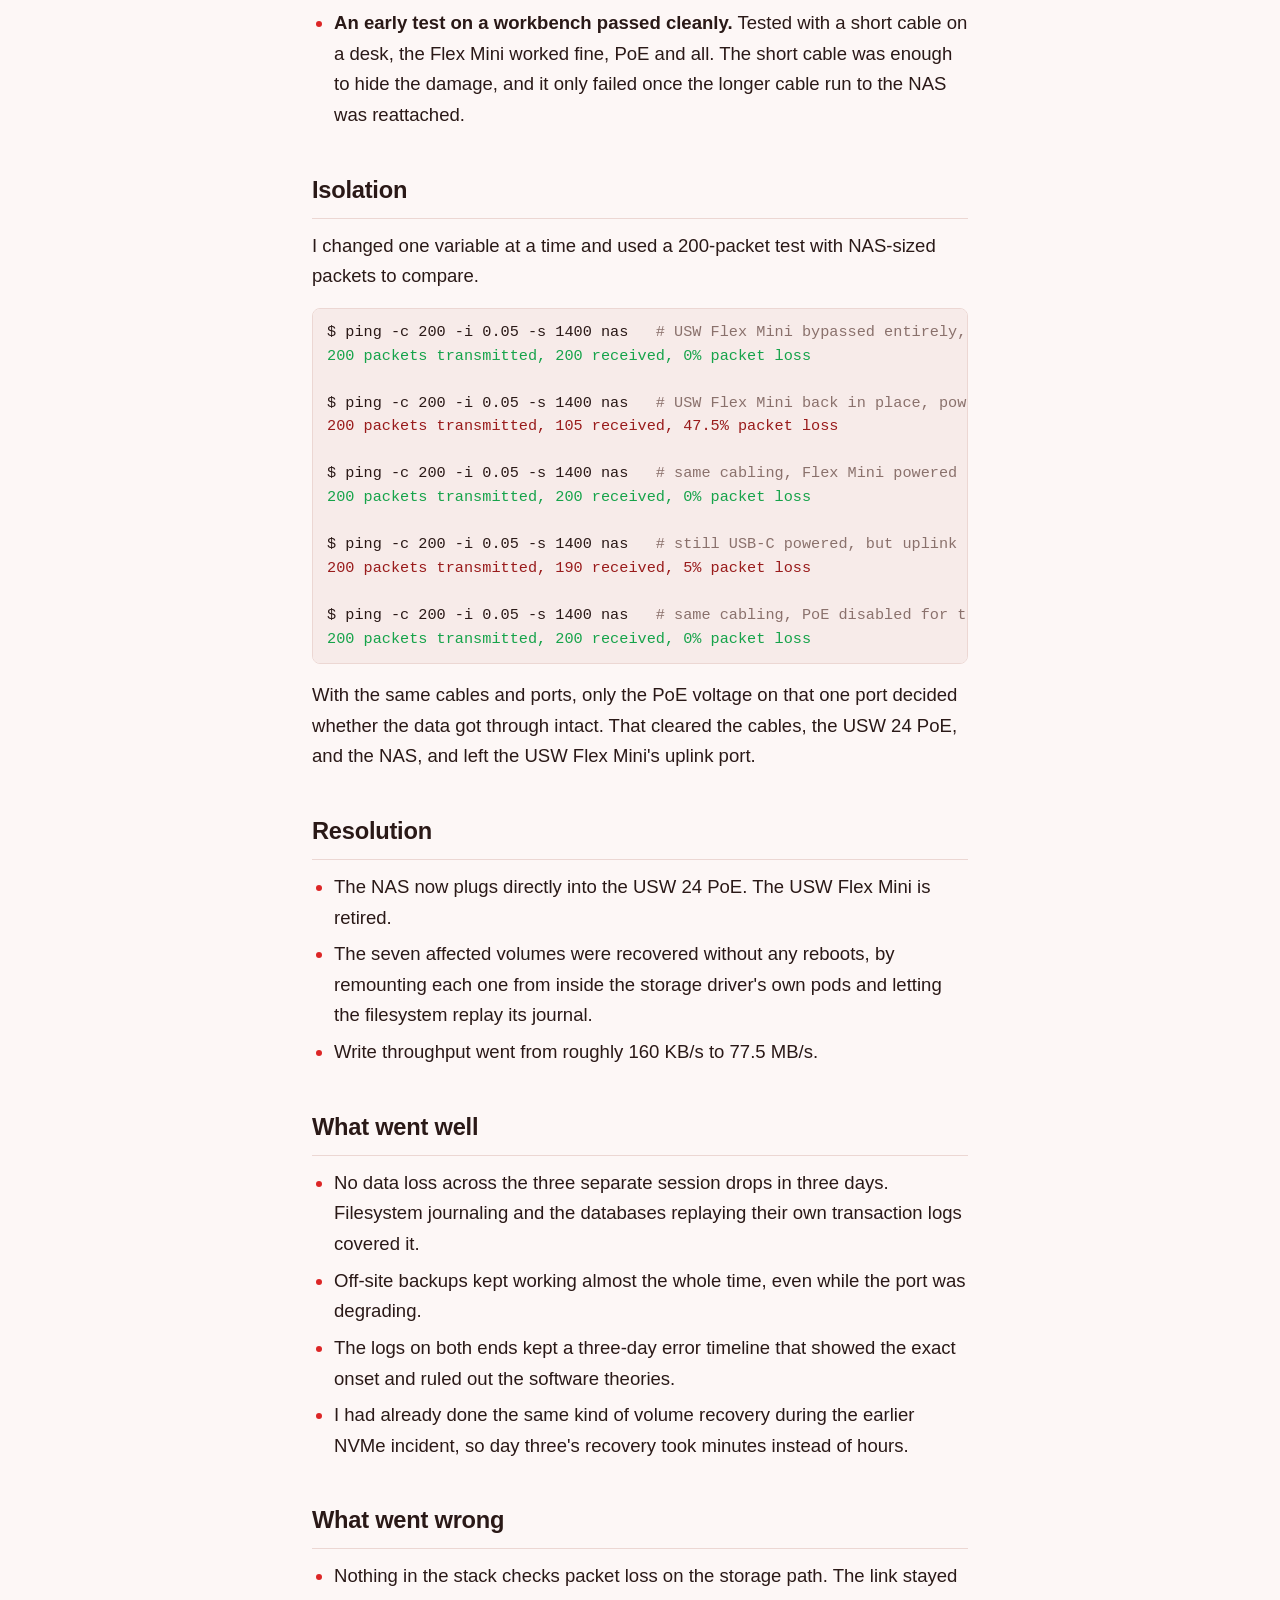
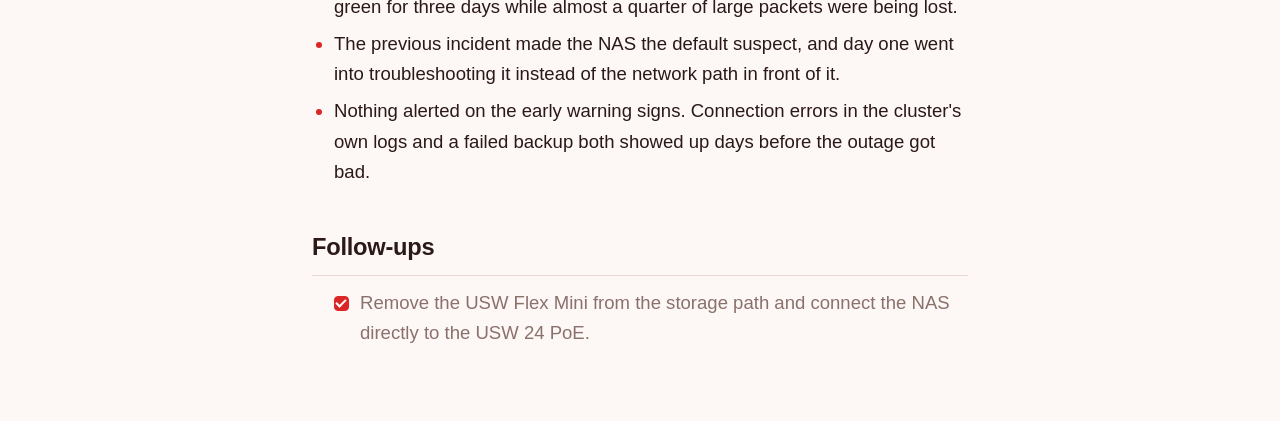
<file: postmortems/poe-port-frame-corruption/index.html>
<!DOCTYPE html>
<html lang="en">
<head>
  <meta charset="UTF-8" />
  <meta name="viewport" content="width=device-width, initial-scale=1.0" />
  <title>A dying PoE port corrupts packets and crashes my storage | Tarek KHIDER</title>
  <meta name="description" content="Postmortem: a decayed PoE port on a Ubiquiti USW Flex Mini silently corrupted large packets toward my NAS, and dropped storage sessions every 12 hours for three days while every status light stayed green." />
  <meta name="author" content="Tarek Khider" />
  <meta property="og:title" content="A dying PoE port corrupts packets and crashes my storage" />
  <meta property="og:description" content="A blameless postmortem from my self-hosted Kubernetes home lab." />
  <meta property="og:type" content="article" />
  <link rel="icon" href="data:image/svg+xml,<svg xmlns=%22http://www.w3.org/2000/svg%22 viewBox=%220 0 100 100%22><text y=%22.9em%22 font-size=%2290%22>%E2%9C%A6</text></svg>" />
  <link rel="stylesheet" href="/assets/css/style.css?v=15" />
</head>
<body>
  <main class="doc">
    <nav class="topnav">
      <a class="back-link" href="/postmortems/">
        <svg viewBox="0 0 24 24" fill="none" stroke="currentColor" stroke-width="2" stroke-linecap="round" stroke-linejoin="round" aria-hidden="true">
          <path d="m15 18-6-6 6-6"/>
        </svg>
        Postmortems
      </a>
    </nav>

    <article>
      <header class="post-head">
        <h1>A dying PoE port corrupts packets and crashes my storage</h1>
        <div class="meta-row">
          <span class="chip">2026-07-20</span>
          <span class="chip resolved">Resolved</span>
          <span class="chip sev">SEV1</span>
          <span class="chip tag">networking</span>
          <span class="chip tag">hardware</span>
          <span class="chip tag">storage</span>
        </div>
      </header>

      <div class="prose">
        <p class="lead">
          For three days my cluster lost its storage roughly every 12 hours.
          Sessions to the NAS dropped, filesystems shut themselves down, and pods
          died with I/O errors, while every network status light stayed green. The
          cause was the PoE port on a Ubiquiti USW Flex Mini going bad, silently
          corrupting data in one direction only. No data loss.
        </p>

        <h2>Impact</h2>
        <ul>
          <li><strong>Down repeatedly over three days:</strong> authentik (Postgres), prometheus, grafana, alertmanager, sonarr, prowlarr. One full-cluster storage outage on day three, which also force-shut-down the filesystem on a seventh, orphaned volume left over from a deleted backup clone; no live workload used it.</li>
          <li><strong>Degraded:</strong> writes to the NAS from any machine crawled at roughly 160 KB/s. Backups failed on the worst day.</li>
          <li><strong>Data loss:</strong> none. Every filesystem replayed its journal after remount.</li>
        </ul>

        <h2>Timeline</h2>
        <ul>
          <li><strong>Jul 16, 04:00 UTC:</strong> the first storage connection error ever logged on a cluster node, during the nightly backup window. Nobody noticed.</li>
          <li><strong>Jul 17 to 18:</strong> a handful of errors per day, always during backups. Still unnoticed.</li>
          <li><strong>Jul 19:</strong> 690 connection errors in the backup window. Sessions collapsed cluster-wide, filesystems went read-only, most stateful workloads down. I blamed the NAS itself, force-rebooted it, and recovered the volumes by hand. It relapsed the same evening.</li>
          <li><strong>Jul 20, ~00:30:</strong> another spontaneous drop killed seven of nine volumes overnight.</li>
          <li><strong>Jul 20, morning:</strong> I tried to grab a file by torrenting it directly onto the NAS over NFS, and the transfer speed was far below what my internet connection or the NAS should allow. That sent me looking at the network instead of the NAS. Testing from more than one machine ruled out anything specific to my PC, and by the afternoon, A/B testing had pinned the fault to one switch port.</li>
        </ul>

        <h2>Trigger</h2>
        <p>
          The nightly backups, the heaviest sustained transfers of the day, pushed
          packet loss toward the NAS past the point where iSCSI sessions survived.
          As the port kept degrading, ordinary background traffic became enough,
          and the failures went from "only during backups" to "any time".
        </p>

        <h2>Root cause</h2>
        <p>
          The NAS was plugged into a Ubiquiti USW Flex Mini, itself powered over PoE
          from the main switch upstream:
          <code>USW 24 PoE &rarr; USW Flex Mini (PoE powered) &rarr; NAS</code>.
          Its uplink port, carrying both power and data, had degraded internally.
          Whenever 48 volts of PoE power was present, some of the data passing
          through that same port got corrupted. It was worse while the switch was
          drawing power, and milder if the voltage was present but unused.
        </p>
        <p>
          Bigger packets failed far more often than small ones. A basic
          connectivity check lost about 2%, and the same check with NAS-sized
          packets lost 22%. Storage traffic is made almost entirely of these larger
          packets.
        </p>
        <p>Here is how that turned into dead containers, confirmed step by step in the logs:</p>
        <ol>
          <li>Corrupted data gets thrown away and resent instead of delivered. A bulk transfer toward the NAS showed a 16% resend rate, which brought its throughput almost to a halt.</li>
          <li>The NAS and the cluster nodes check on each other every few seconds over iSCSI. When those checks get lost too, the connection is declared dead after a 5-second timeout, logged repeatedly as <code>ping timeout of 5 secs expired</code> followed by a connection error.</li>
          <li>The connection drops mid-write, and the filesystem shuts itself down to avoid corrupting an incomplete write.</li>
          <li>The connection comes back, but the filesystem stays shut down. Every read or write to it fails, so the container crashes, sometimes while Kubernetes still shows the pod as <code>Running</code>.</li>
        </ol>

        <h2>Contributing factors</h2>
        <ul>
          <li><strong>Every status light was green.</strong> UniFi reported a healthy 1 Gbps link on that port the entire time. A link being "up" only means the two ends can hear each other. It says nothing about whether the data arrives intact.</li>
          <li><strong>Every error counter was zero.</strong> The NAS's network card reported no errors. The corrupted data was discarded before it got far enough to be counted.</li>
          <li><strong>The problem only showed up in one direction.</strong> Reading from the NAS was fast and clean the entire time, and only writing to it was affected. Half of any given test looked normal.</li>
          <li><strong>A previous, similar-looking incident primed the wrong suspect.</strong> Two weeks earlier, a <a href="/postmortems/nvme-iscsi-corruption/">failed NVMe drive in the NAS</a> had dropped iSCSI sessions mid-write and left several filesystems corrupted, the same symptoms I was now seeing. So the NAS itself was the natural first suspect again.</li>
          <li><strong>The NAS's own event log seemed to back that suspicion up.</strong> Its SAN event log showed a burst of warnings right after every night's backup software took its LUN snapshots, which looked exactly like a backup-driven storage problem. It turned out to be a real but unrelated bug. Stale login attempts kept retrying target IDs that no longer existed once each night's temporary backup clones were deleted. The warnings were cosmetic and only happened to line up with the outages.</li>
          <li><strong>An early test on a workbench passed cleanly.</strong> Tested with a short cable on a desk, the Flex Mini worked fine, PoE and all. The short cable was enough to hide the damage, and it only failed once the longer cable run to the NAS was reattached.</li>
        </ul>

        <h2>Isolation</h2>
        <p>I changed one variable at a time and used a 200-packet test with NAS-sized packets to compare.</p>
        <div class="term"><span class="cmd">$ ping -c 200 -i 0.05 -s 1400 nas</span>   <span class="muted"># USW Flex Mini bypassed entirely, NAS straight into the USW 24 PoE</span>
<span class="ok">200 packets transmitted, 200 received, 0% packet loss</span>

<span class="cmd">$ ping -c 200 -i 0.05 -s 1400 nas</span>   <span class="muted"># USW Flex Mini back in place, powered over PoE as usual</span>
<span class="bad">200 packets transmitted, 105 received, 47.5% packet loss</span>

<span class="cmd">$ ping -c 200 -i 0.05 -s 1400 nas</span>   <span class="muted"># same cabling, Flex Mini powered by a USB-C charger instead of PoE</span>
<span class="ok">200 packets transmitted, 200 received, 0% packet loss</span>

<span class="cmd">$ ping -c 200 -i 0.05 -s 1400 nas</span>   <span class="muted"># still USB-C powered, but uplink on the PoE port, UniFi still energizing it with 48V unused</span>
<span class="bad">200 packets transmitted, 190 received, 5% packet loss</span>

<span class="cmd">$ ping -c 200 -i 0.05 -s 1400 nas</span>   <span class="muted"># same cabling, PoE disabled for that port in the UniFi controller</span>
<span class="ok">200 packets transmitted, 200 received, 0% packet loss</span></div>
        <p>
          With the same cables and ports, only the PoE voltage on that one port
          decided whether the data got through intact. That cleared the cables, the
          USW 24 PoE, and the NAS, and left the USW Flex Mini's uplink port.
        </p>

        <h2>Resolution</h2>
        <ul>
          <li>The NAS now plugs directly into the USW 24 PoE. The USW Flex Mini is retired.</li>
          <li>The seven affected volumes were recovered without any reboots, by remounting each one from inside the storage driver's own pods and letting the filesystem replay its journal.</li>
          <li>Write throughput went from roughly 160 KB/s to 77.5 MB/s.</li>
        </ul>

        <h2>What went well</h2>
        <ul>
          <li>No data loss across the three separate session drops in three days. Filesystem journaling and the databases replaying their own transaction logs covered it.</li>
          <li>Off-site backups kept working almost the whole time, even while the port was degrading.</li>
          <li>The logs on both ends kept a three-day error timeline that showed the exact onset and ruled out the software theories.</li>
          <li>I had already done the same kind of volume recovery during the earlier NVMe incident, so day three's recovery took minutes instead of hours.</li>
        </ul>

        <h2>What went wrong</h2>
        <ul>
          <li>Nothing in the stack checks packet loss on the storage path. The link stayed green for three days while almost a quarter of large packets were being lost.</li>
          <li>The previous incident made the NAS the default suspect, and day one went into troubleshooting it instead of the network path in front of it.</li>
          <li>Nothing alerted on the early warning signs. Connection errors in the cluster's own logs and a failed backup both showed up days before the outage got bad.</li>
        </ul>

        <h2>Follow-ups</h2>
        <ul class="task-list">
          <li class="done">Remove the USW Flex Mini from the storage path and connect the NAS directly to the USW 24 PoE.</li>
        </ul>
      </div>
    </article>
  </main>
</body>
</html>
</file>
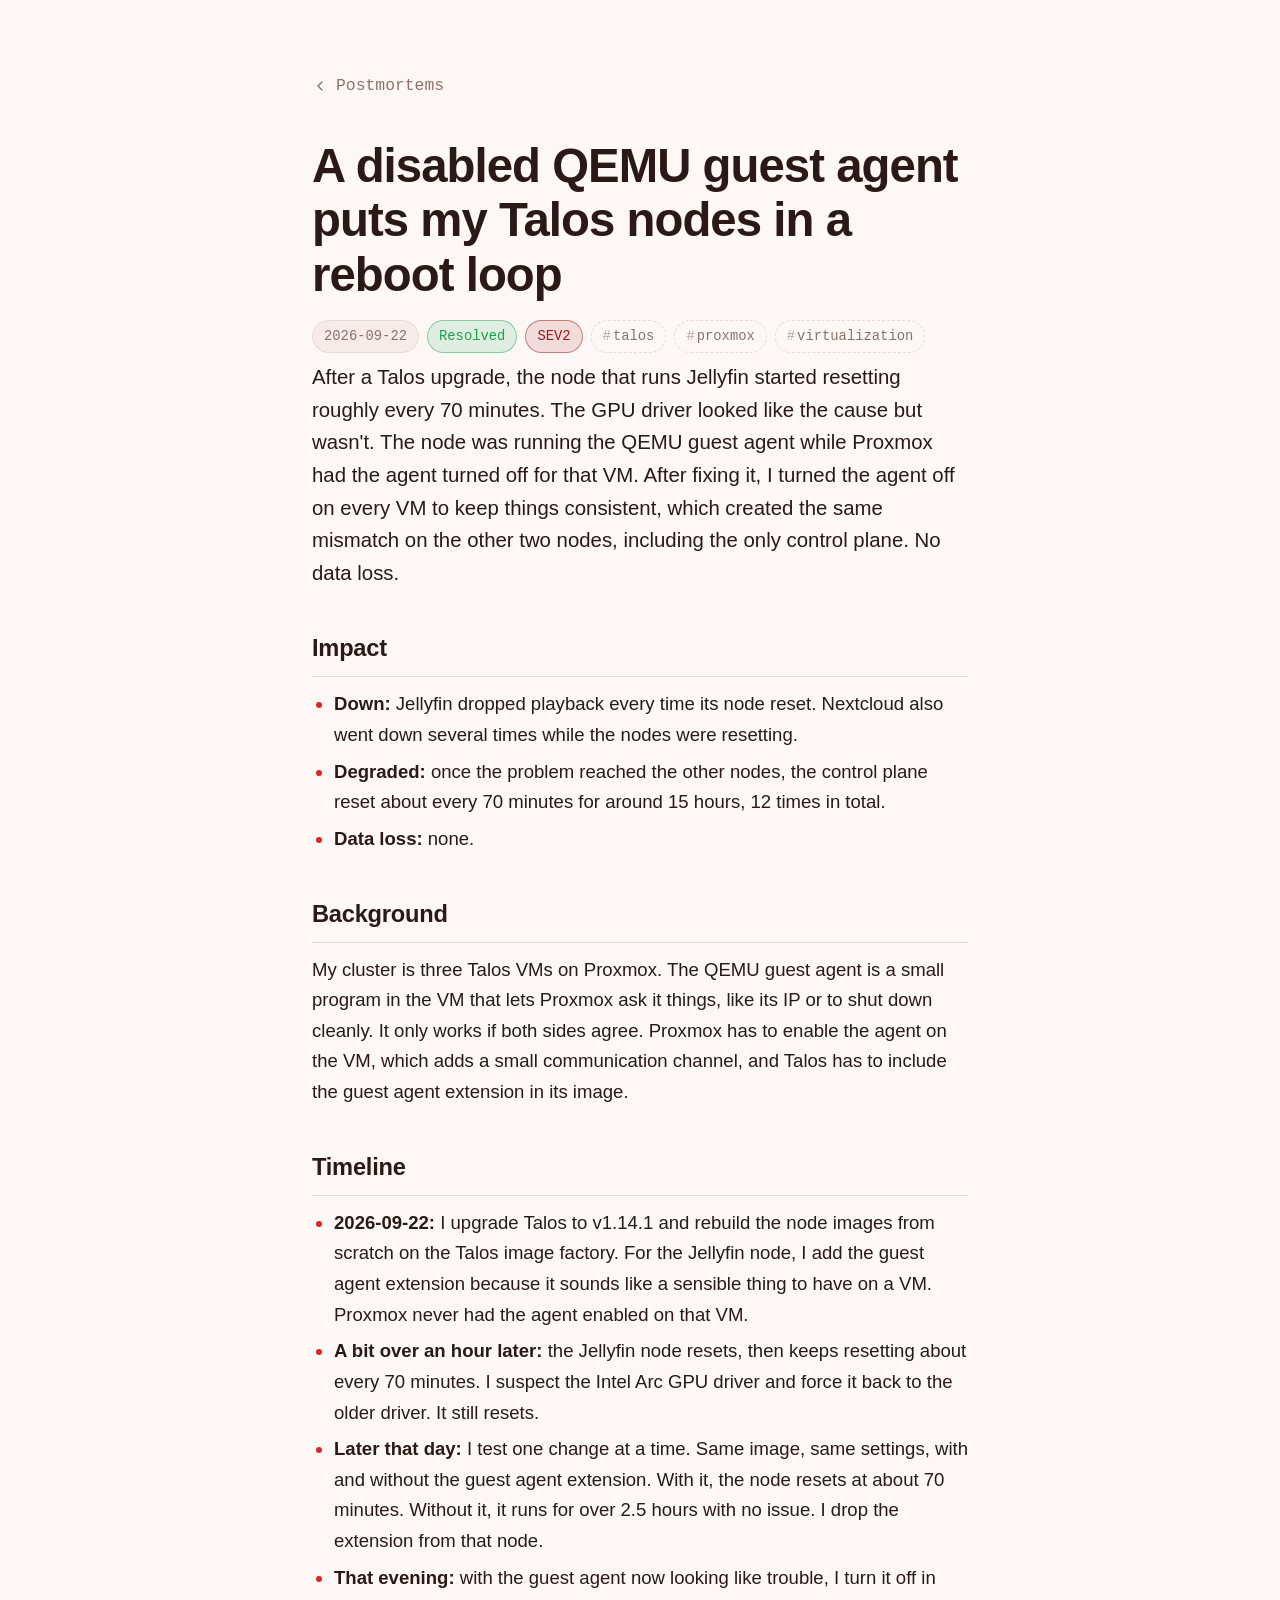
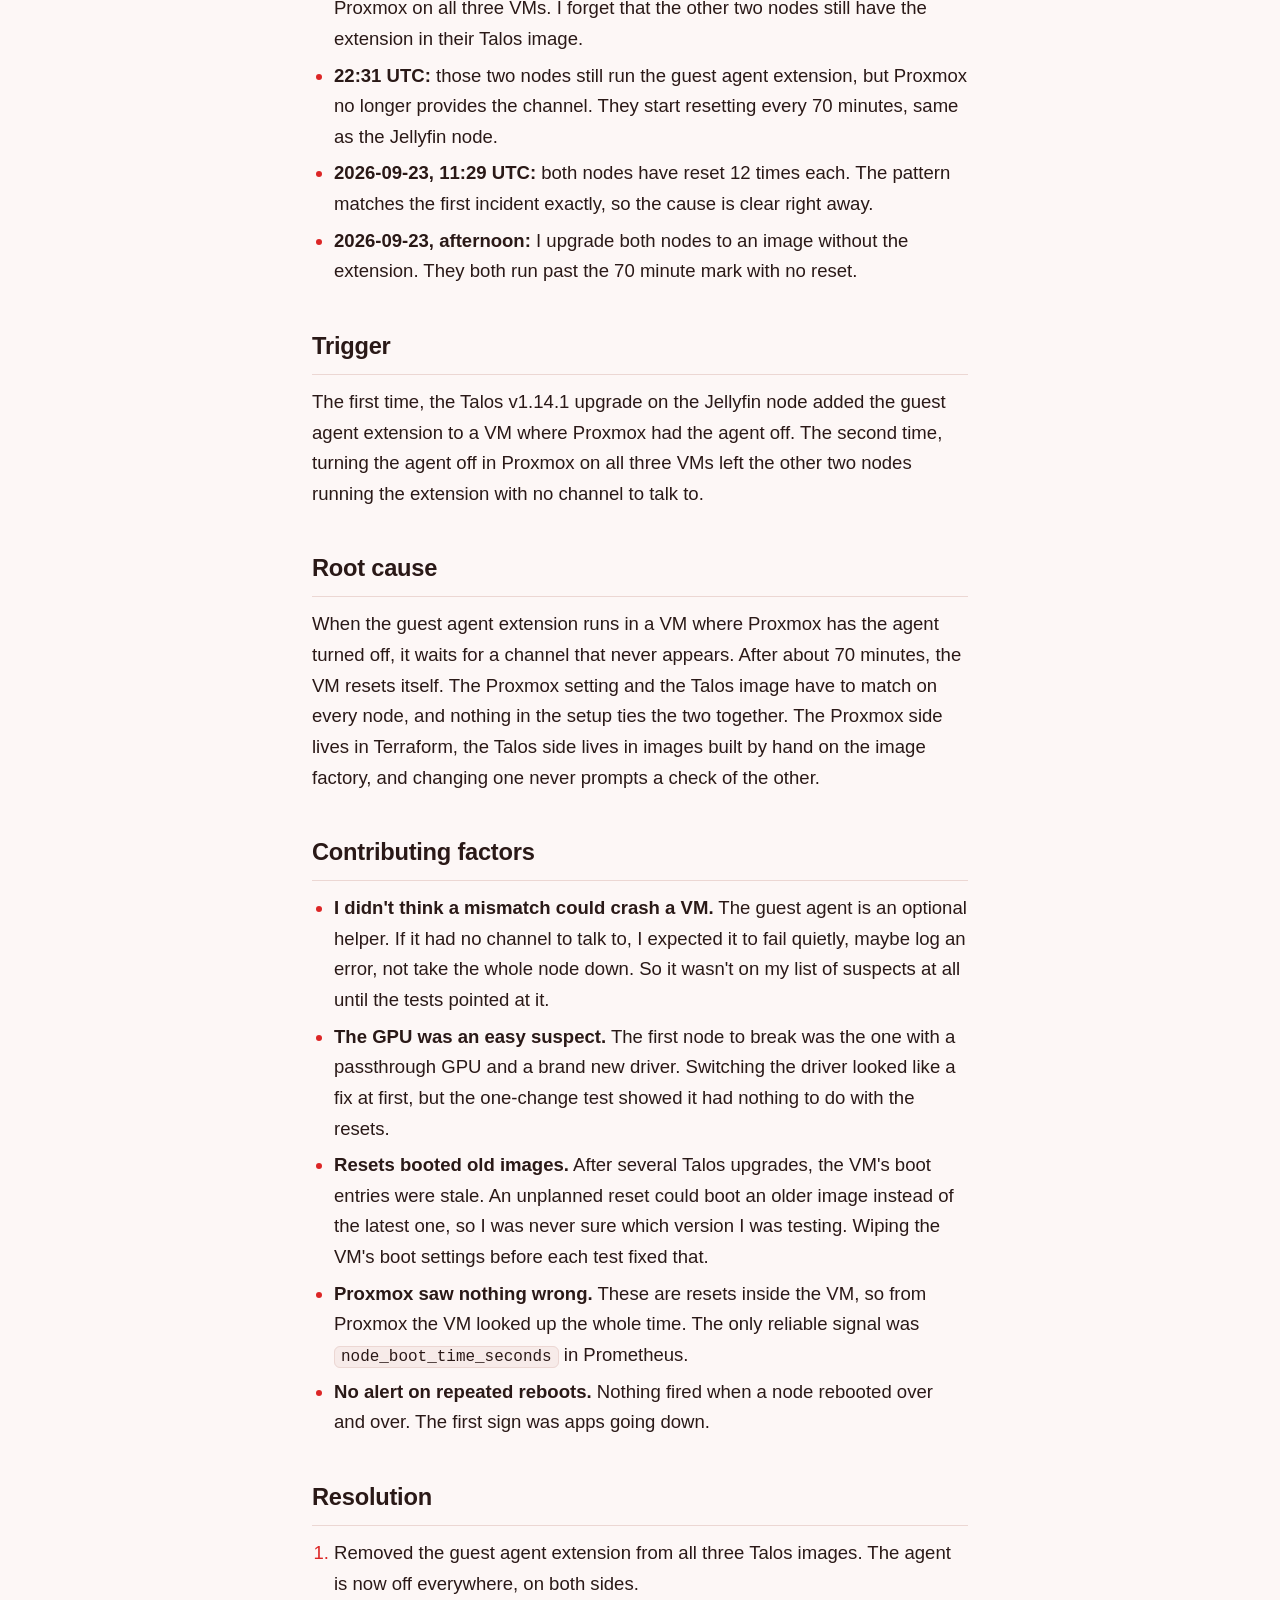
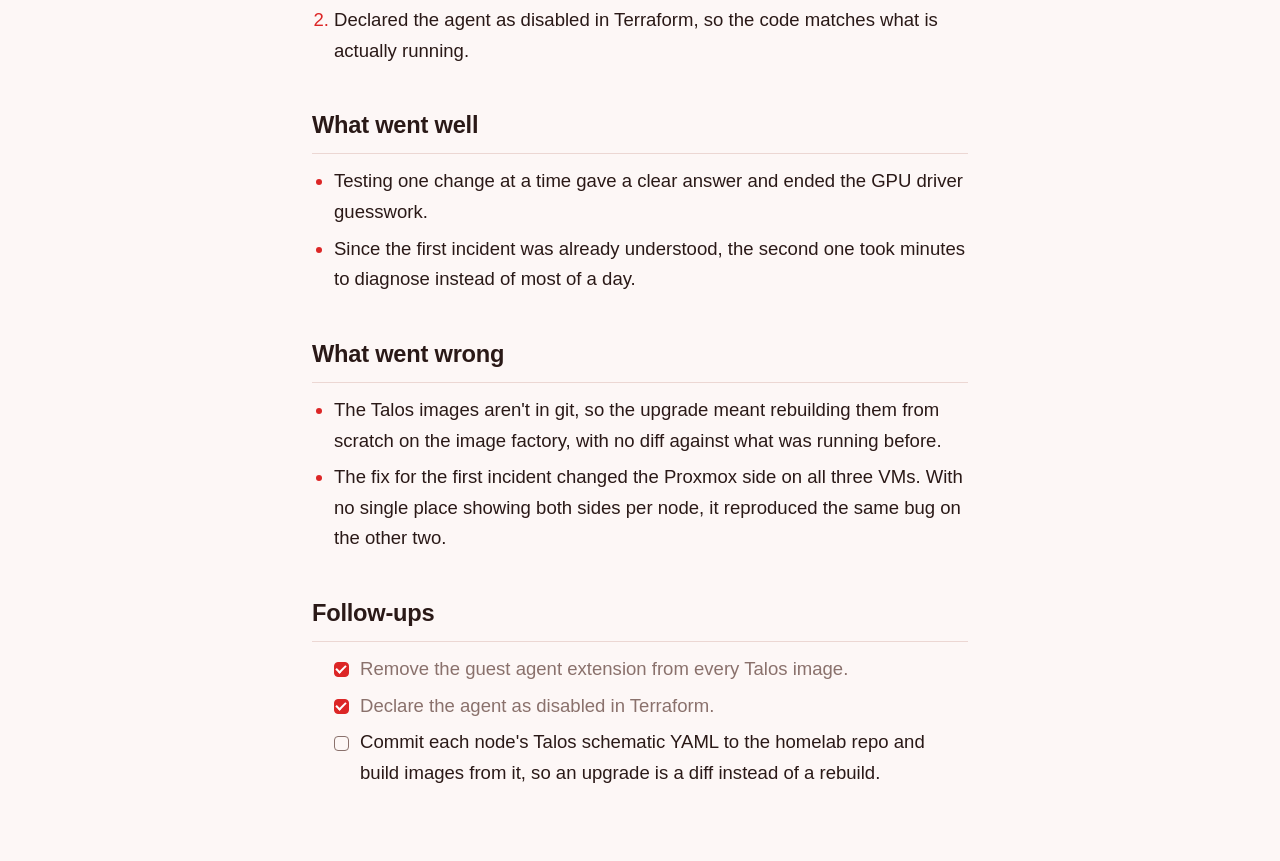
<file: postmortems/qemu-guest-agent-reset-loop/index.html>
<!DOCTYPE html>
<html lang="en">
<head>
  <meta charset="UTF-8" />
  <meta name="viewport" content="width=device-width, initial-scale=1.0" />
  <title>A disabled QEMU guest agent puts my Talos nodes in a reboot loop | Tarek KHIDER</title>
  <meta name="description" content="Postmortem: a Talos node kept resetting every 70 minutes because it ran the QEMU guest agent while Proxmox had the agent turned off. Right after fixing it, I turned the agent off on every VM and created the same mismatch on the other two nodes." />
  <meta name="author" content="Tarek Khider" />
  <meta property="og:title" content="A disabled QEMU guest agent puts my Talos nodes in a reboot loop" />
  <meta property="og:description" content="A blameless postmortem from my self-hosted Kubernetes home lab." />
  <meta property="og:type" content="article" />
  <link rel="icon" href="data:image/svg+xml,<svg xmlns=%22http://www.w3.org/2000/svg%22 viewBox=%220 0 100 100%22><text y=%22.9em%22 font-size=%2290%22>%E2%9C%A6</text></svg>" />
  <link rel="stylesheet" href="/assets/css/style.css?v=15" />
</head>
<body>
  <main class="doc">
    <nav class="topnav">
      <a class="back-link" href="/postmortems/">
        <svg viewBox="0 0 24 24" fill="none" stroke="currentColor" stroke-width="2" stroke-linecap="round" stroke-linejoin="round" aria-hidden="true">
          <path d="m15 18-6-6 6-6"/>
        </svg>
        Postmortems
      </a>
    </nav>

    <article>
      <header class="post-head">
        <h1>A disabled QEMU guest agent puts my Talos nodes in a reboot loop</h1>
        <div class="meta-row">
          <span class="chip">2026-09-22</span>
          <span class="chip resolved">Resolved</span>
          <span class="chip sev">SEV2</span>
          <span class="chip tag">talos</span>
          <span class="chip tag">proxmox</span>
          <span class="chip tag">virtualization</span>
        </div>
      </header>

      <div class="prose">
        <p class="lead">
          After a Talos upgrade, the node that runs Jellyfin started resetting
          roughly every 70 minutes. The GPU driver looked like the cause but
          wasn't. The node was running the QEMU guest agent while Proxmox had
          the agent turned off for that VM. After fixing it, I turned the agent
          off on every VM to keep things consistent, which created the same
          mismatch on the other two nodes, including the only control plane.
          No data loss.
        </p>

        <h2>Impact</h2>
        <ul>
          <li><strong>Down:</strong> Jellyfin dropped playback every time its node reset. Nextcloud also went down several times while the nodes were resetting.</li>
          <li><strong>Degraded:</strong> once the problem reached the other nodes, the control plane reset about every 70 minutes for around 15 hours, 12 times in total.</li>
          <li><strong>Data loss:</strong> none.</li>
        </ul>

        <h2>Background</h2>
        <p>
          My cluster is three Talos VMs on Proxmox. The QEMU guest agent is a small
          program in the VM that lets Proxmox ask it things, like its IP or to shut
          down cleanly. It only works if both sides agree. Proxmox has to enable the
          agent on the VM, which adds a small communication channel, and Talos has
          to include the guest agent extension in its image.
        </p>

        <h2>Timeline</h2>
        <ul>
          <li><strong>2026-09-22:</strong> I upgrade Talos to v1.14.1 and rebuild the node images from scratch on the Talos image factory. For the Jellyfin node, I add the guest agent extension because it sounds like a sensible thing to have on a VM. Proxmox never had the agent enabled on that VM.</li>
          <li><strong>A bit over an hour later:</strong> the Jellyfin node resets, then keeps resetting about every 70 minutes. I suspect the Intel Arc GPU driver and force it back to the older driver. It still resets.</li>
          <li><strong>Later that day:</strong> I test one change at a time. Same image, same settings, with and without the guest agent extension. With it, the node resets at about 70 minutes. Without it, it runs for over 2.5 hours with no issue. I drop the extension from that node.</li>
          <li><strong>That evening:</strong> with the guest agent now looking like trouble, I turn it off in Proxmox on all three VMs. I forget that the other two nodes still have the extension in their Talos image.</li>
          <li><strong>22:31 UTC:</strong> those two nodes still run the guest agent extension, but Proxmox no longer provides the channel. They start resetting every 70 minutes, same as the Jellyfin node.</li>
          <li><strong>2026-09-23, 11:29 UTC:</strong> both nodes have reset 12 times each. The pattern matches the first incident exactly, so the cause is clear right away.</li>
          <li><strong>2026-09-23, afternoon:</strong> I upgrade both nodes to an image without the extension. They both run past the 70 minute mark with no reset.</li>
        </ul>

        <h2>Trigger</h2>
        <p>
          The first time, the Talos v1.14.1 upgrade on the Jellyfin node added
          the guest agent extension to a VM where Proxmox had the agent off. The
          second time, turning the agent off in Proxmox on all three VMs left the
          other two nodes running the extension with no channel to talk to.
        </p>

        <h2>Root cause</h2>
        <p>
          When the guest agent extension runs in a VM where Proxmox has the agent
          turned off, it waits for a channel that never appears. After about 70
          minutes, the VM resets itself. The Proxmox setting and the Talos image
          have to match on every node, and nothing in the setup ties the two
          together. The Proxmox side lives in Terraform, the Talos side lives in
          images built by hand on the image factory, and changing one never
          prompts a check of the other.
        </p>

        <h2>Contributing factors</h2>
        <ul>
          <li><strong>I didn't think a mismatch could crash a VM.</strong> The guest agent is an optional helper. If it had no channel to talk to, I expected it to fail quietly, maybe log an error, not take the whole node down. So it wasn't on my list of suspects at all until the tests pointed at it.</li>
          <li><strong>The GPU was an easy suspect.</strong> The first node to break was the one with a passthrough GPU and a brand new driver. Switching the driver looked like a fix at first, but the one-change test showed it had nothing to do with the resets.</li>
          <li><strong>Resets booted old images.</strong> After several Talos upgrades, the VM's boot entries were stale. An unplanned reset could boot an older image instead of the latest one, so I was never sure which version I was testing. Wiping the VM's boot settings before each test fixed that.</li>
          <li><strong>Proxmox saw nothing wrong.</strong> These are resets inside the VM, so from Proxmox the VM looked up the whole time. The only reliable signal was <code>node_boot_time_seconds</code> in Prometheus.</li>
          <li><strong>No alert on repeated reboots.</strong> Nothing fired when a node rebooted over and over. The first sign was apps going down.</li>
        </ul>

        <h2>Resolution</h2>
        <ol>
          <li>Removed the guest agent extension from all three Talos images. The agent is now off everywhere, on both sides.</li>
          <li>Declared the agent as disabled in Terraform, so the code matches what is actually running.</li>
        </ol>

        <h2>What went well</h2>
        <ul>
          <li>Testing one change at a time gave a clear answer and ended the GPU driver guesswork.</li>
          <li>Since the first incident was already understood, the second one took minutes to diagnose instead of most of a day.</li>
        </ul>

        <h2>What went wrong</h2>
        <ul>
          <li>The Talos images aren't in git, so the upgrade meant rebuilding them from scratch on the image factory, with no diff against what was running before.</li>
          <li>The fix for the first incident changed the Proxmox side on all three VMs. With no single place showing both sides per node, it reproduced the same bug on the other two.</li>
        </ul>

        <h2>Follow-ups</h2>
        <ul class="task-list">
          <li class="done">Remove the guest agent extension from every Talos image.</li>
          <li class="done">Declare the agent as disabled in Terraform.</li>
          <li>Commit each node's Talos schematic YAML to the homelab repo and build images from it, so an upgrade is a diff instead of a rebuild.</li>        </ul>
      </div>
    </article>
  </main>
</body>
</html>
</file>
<file: assets/css/style.css>
:root {
  --bg: #140f0f;
  --bg-soft: #1e1616;
  --border: #362626;
  --text: #f2e9e6;
  --muted: #a4908c;
  --accent: #ef4444;
  --accent-dim: #dc2626;
  --link: #f87171;
  --ok: #4ade80;
  --crit: #b91c1c;
  --mono: ui-monospace, SFMono-Regular, "SF Mono", Menlo, Consolas, "Liberation Mono", monospace;
  --sans: -apple-system, BlinkMacSystemFont, "Segoe UI", Roboto, Helvetica, Arial, sans-serif;
}

@media (prefers-color-scheme: light) {
  :root {
    --bg: #fdf7f6;
    --bg-soft: #f7ebe9;
    --border: #ecd7d3;
    --text: #2a1917;
    --muted: #8a716c;
    --accent: #dc2626;
    --accent-dim: #b91c1c;
    --link: #dc2626;
    --ok: #16a34a;
    --crit: #991b1b;
  }
}

* { box-sizing: border-box; }

html {
  scroll-behavior: smooth;
  font-size: clamp(16px, 15px + 0.25vw, 19px);
}

body {
  margin: 0;
  min-height: 100vh;
  display: flex;
  flex-direction: column;
  background: var(--bg);
  color: var(--text);
  font-family: var(--sans);
  line-height: 1.65;
  -webkit-font-smoothing: antialiased;
}

a { color: var(--link); text-decoration: none; }

/* ---------- Hero ---------- */
.hero {
  flex: 1;
  display: flex;
  flex-direction: column;
  align-items: flex-start;
  justify-content: center;
  max-width: 720px;
  width: 100%;
  margin: 0 auto;
  padding: 96px 32px 56px;
}

h1 {
  font-size: clamp(3rem, 9vw, 4.75rem);
  line-height: 1.05;
  margin: 0 0 10px;
  letter-spacing: -0.02em;
  font-weight: 700;
}
.surname { color: var(--accent); }

.role {
  font-family: var(--mono);
  color: var(--muted);
  font-size: clamp(1.1rem, 2.5vw, 1.35rem);
  margin: 0 0 36px;
}

.bio {
  color: var(--text);
  font-size: clamp(1.1rem, 2.2vw, 1.3rem);
  line-height: 1.6;
  max-width: 52ch;
  margin: 0 0 20px;
}
.bio:last-of-type { margin-bottom: 44px; }

/* ---------- Buttons ---------- */
.actions {
  display: flex;
  flex-wrap: wrap;
  gap: 14px;
}

.btn {
  display: inline-flex;
  align-items: center;
  gap: 9px;
  font-family: var(--mono);
  font-size: 1rem;
  padding: 13px 24px;
  border-radius: 999px;
  border: 1px solid var(--border);
  transition: transform 0.12s ease, border-color 0.12s ease, background 0.12s ease;
}
.btn:hover { transform: translateY(-2px); }
.btn:active { transform: translateY(0); }

.btn-icon { width: 18px; height: 18px; flex-shrink: 0; }

.btn-primary {
  background: var(--accent);
  border-color: var(--accent);
  color: #ffffff;
  font-weight: 600;
}
.btn-primary:hover { background: var(--accent-dim); border-color: var(--accent-dim); }

.btn-ghost {
  background: var(--bg-soft);
  color: var(--text);
}
.btn-ghost:hover { border-color: var(--accent); color: var(--accent); }

/* ---------- CV popup (zero JS, CSS-only) ---------- */
.cv-open { cursor: pointer; }

/* Hidden until the checkbox is checked. */
.cv-modal {
  display: none;
  position: fixed;
  inset: 0;
  z-index: 50;
  align-items: center;
  justify-content: center;
  padding: 24px;
}
.cv-check:checked ~ .cv-modal { display: flex; }

.cv-backdrop {
  position: absolute;
  inset: 0;
  background: rgba(0, 0, 0, 0.55);
  cursor: pointer;
}

.cv-card {
  position: relative;
  background: var(--bg-soft);
  border: 1px solid var(--border);
  border-radius: 18px;
  padding: 14px;
  min-width: 240px;
  box-shadow: 0 16px 48px rgba(0, 0, 0, 0.4);
}

.cv-card-title {
  margin: 4px 6px 12px;
  font-family: var(--mono);
  font-size: 0.85rem;
  color: var(--muted);
}

.cv-menu-item {
  display: flex;
  align-items: center;
  gap: 10px;
  font-family: var(--mono);
  font-size: 0.95rem;
  color: var(--text);
  padding: 11px 14px;
  border-radius: 999px;
  white-space: nowrap;
  transition: background 0.12s ease, color 0.12s ease;
}
.cv-menu-item:hover,
.cv-menu-item:focus-visible {
  background: var(--bg);
  color: var(--accent);
  outline: none;
}

/* ---------- Page links ---------- */
.page-links {
  margin: 0 0 44px;
  display: flex;
  flex-wrap: wrap;
  align-items: baseline;
  column-gap: 14px;
  row-gap: 8px;
  font-family: var(--mono);
  font-size: 0.95rem;
}
.page-links a {
  color: var(--accent);
  border-bottom: 1px solid transparent;
  transition: border-color 0.12s ease;
}
.page-links a:hover { border-bottom-color: var(--accent); }
.page-links .sep { color: var(--muted); }

/* ---------- 404 page ---------- */
.error-page {
  align-items: center;
  text-align: center;
}
.error-img {
  width: 220px;
  height: 220px;
  object-fit: cover;
  border-radius: 50%;
  border: 1px solid var(--border);
  margin-bottom: 28px;
}
.error-page h1 { font-size: clamp(2.2rem, 6vw, 3rem); }
.error-page hr {
  width: 64px;
  border: none;
  border-top: 1px solid var(--border);
  margin: 20px 0;
}

/* ---------- Writing (blog) ---------- */
.doc {
  flex: 1;
  width: 100%;
  max-width: 720px;
  margin: 0 auto;
  padding: 72px 32px 56px;
}

.topnav {
  display: flex;
  flex-wrap: wrap;
  align-items: center;
  justify-content: space-between;
  gap: 16px;
  margin-bottom: 40px;
}

.back-link {
  display: inline-flex;
  align-items: center;
  gap: 8px;
  font-family: var(--mono);
  font-size: 0.9rem;
  color: var(--muted);
  transition: color 0.12s ease;
}
.back-link:hover { color: var(--accent); }
.back-link svg { width: 16px; height: 16px; }

/* Post list */
.post-list {
  list-style: none;
  margin: 0;
  padding: 0;
  display: flex;
  flex-direction: column;
  gap: 4px;
}
.post-list li { border-top: 1px solid var(--border); }
.post-list li:last-child { border-bottom: 1px solid var(--border); }
.post-item {
  display: flex;
  flex-direction: column;
  gap: 4px;
  padding: 20px 4px;
  transition: padding-left 0.12s ease;
}
.post-item:hover { padding-left: 12px; }
.post-item .post-meta {
  display: flex;
  flex-wrap: wrap;
  align-items: center;
  gap: 10px;
  font-family: var(--mono);
  font-size: 0.76rem;
}
.post-item .post-date {
  font-family: var(--mono);
  font-size: 0.78rem;
  color: var(--muted);
}
.post-item .post-summary {
  font-size: 0.95rem;
  color: var(--muted);
  line-height: 1.5;
}
.post-item .post-title {
  font-size: 1.2rem;
  font-weight: 600;
  color: var(--text);
  line-height: 1.35;
}
.post-item:hover .post-title { color: var(--accent); }

/* Post meta + severity chips */
.post-head { margin-bottom: 8px; }
.post-head h1 {
  font-size: clamp(1.9rem, 5vw, 2.6rem);
  line-height: 1.15;
  letter-spacing: -0.02em;
  margin: 0 0 18px;
}
.meta-row {
  display: flex;
  flex-wrap: wrap;
  gap: 8px;
  margin-bottom: 8px;
  font-family: var(--mono);
  font-size: 0.76rem;
}
.chip {
  display: inline-flex;
  align-items: center;
  gap: 6px;
  padding: 4px 11px;
  border-radius: 999px;
  border: 1px solid var(--border);
  background: var(--bg-soft);
  color: var(--muted);
}
.chip.resolved {
  border-color: color-mix(in srgb, var(--ok) 45%, transparent);
  color: var(--ok);
  background: color-mix(in srgb, var(--ok) 12%, transparent);
}
.chip.sev {
  border-color: color-mix(in srgb, var(--crit) 50%, transparent);
  color: var(--crit);
  background: color-mix(in srgb, var(--crit) 12%, transparent);
}
.chip.tag {
  background: transparent;
  border-style: dashed;
}
.chip.tag::before { content: "#"; opacity: 0.6; margin-right: -4px; }

/* Prose */
.prose { font-size: 1.02rem; }
.prose h2 {
  font-size: 1.3rem;
  letter-spacing: -0.01em;
  margin: 40px 0 12px;
  padding-bottom: 8px;
  border-bottom: 1px solid var(--border);
}
.prose h3 { font-size: 1.05rem; margin: 28px 0 8px; }
.prose p { margin: 0 0 16px; }
.prose ul, .prose ol { margin: 0 0 16px; padding-left: 22px; }
.prose li { margin: 6px 0; }
.prose li::marker { color: var(--accent); }
.prose strong { color: var(--text); font-weight: 600; }
.prose a { border-bottom: 1px solid transparent; transition: border-color 0.12s ease; }
.prose a:hover { border-bottom-color: var(--link); }
.prose code {
  font-family: var(--mono);
  font-size: 0.86em;
  background: var(--bg-soft);
  border: 1px solid var(--border);
  border-radius: 6px;
  padding: 1px 6px;
}
.prose .lead {
  font-size: 1.12rem;
  color: var(--text);
  line-height: 1.6;
}
.prose figure {
  margin: 20px 0 24px;
  border: 1px solid var(--border);
  border-radius: 10px;
  overflow: hidden;
  background: var(--bg-soft);
}
.prose figure img { display: block; width: 100%; height: auto; }
.prose figcaption {
  font-family: var(--mono);
  font-size: 0.78rem;
  color: var(--muted);
  line-height: 1.5;
  padding: 10px 14px;
  border-top: 1px solid var(--border);
}
.term {
  margin: 0 0 16px;
  padding: 12px 14px;
  background: var(--bg-soft);
  border: 1px solid var(--border);
  border-radius: 8px;
  font-family: var(--mono);
  font-size: 0.82em;
  line-height: 1.55;
  overflow-x: auto;
  white-space: pre;
  color: var(--muted);
}
.term .ok { color: var(--ok); }
.term .bad { color: var(--crit); }
.term .cmd { color: var(--text); }
.term .muted { color: var(--muted); }

.task-list { list-style: none; padding-left: 4px; }
.task-list li { padding-left: 26px; position: relative; }
.task-list li::before {
  content: "";
  position: absolute;
  left: 0;
  top: 0.45em;
  width: 13px;
  height: 13px;
  border: 1px solid var(--muted);
  border-radius: 4px;
}
.task-list li.done { color: var(--muted); }
.task-list li.done::before {
  background: var(--accent);
  border-color: var(--accent);
}
.task-list li.done::after {
  content: "";
  position: absolute;
  left: 4px;
  top: 0.5em;
  width: 4px;
  height: 8px;
  border: solid #ffffff;
  border-width: 0 2px 2px 0;
  transform: rotate(45deg);
}

/* ---------- Architecture diagram ---------- */
.diagram {
  display: flex;
  flex-direction: column;
  margin: 24px 0 24px;
}

.d-box {
  border: 1px solid var(--border);
  background: var(--bg-soft);
  border-radius: 12px;
  padding: 12px 16px;
  text-align: center;
}
.d-name {
  display: block;
  font-weight: 600;
  font-size: 0.95rem;
  color: var(--text);
}
.d-sub {
  display: block;
  font-family: var(--mono);
  font-size: 0.72rem;
  color: var(--muted);
  line-height: 1.5;
  margin-top: 3px;
}

.d-arrow {
  display: flex;
  flex-direction: column;
  align-items: center;
  padding: 5px 0;
  font-family: var(--mono);
  font-size: 0.72rem;
  color: var(--muted);
  text-align: center;
}
.d-arrow::after {
  content: "\2193";
  color: var(--accent);
  font-size: 1.05rem;
  line-height: 1.2;
}

.d-cluster { padding-bottom: 16px; }
.d-inner {
  border: 1px solid var(--border);
  background: var(--bg);
  border-radius: 10px;
  padding: 10px 14px;
  margin-top: 12px;
}
.d-chips {
  display: flex;
  flex-wrap: wrap;
  justify-content: center;
  gap: 7px;
  margin-top: 12px;
}
.d-chip {
  font-family: var(--mono);
  font-size: 0.72rem;
  color: var(--muted);
  border: 1px solid var(--border);
  background: var(--bg);
  border-radius: 999px;
  padding: 3px 10px;
}

.d-split {
  display: grid;
  grid-template-columns: 1fr 1fr;
  gap: 0 18px;
}
.d-branch {
  display: flex;
  flex-direction: column;
}
.d-branch .d-box { flex: 1; }

.d-row {
  display: flex;
  align-items: stretch;
}
.d-row .d-box { flex: 1; }
.d-harrow {
  display: flex;
  flex-direction: column;
  align-items: center;
  justify-content: center;
  padding: 0 10px;
  font-family: var(--mono);
  font-size: 0.72rem;
  color: var(--muted);
  text-align: center;
  max-width: 110px;
}
.d-harrow::after {
  content: "\2192";
  color: var(--accent);
  font-size: 1.05rem;
}

@media (max-width: 560px) {
  .hero { padding-top: 56px; }
  .doc { padding-top: 48px; }
  .d-split { grid-template-columns: 1fr; }
  .d-row { flex-direction: column; }
  .d-harrow { padding: 5px 0; max-width: none; }
  .d-harrow::after { content: "\2193"; }
}
</file>
